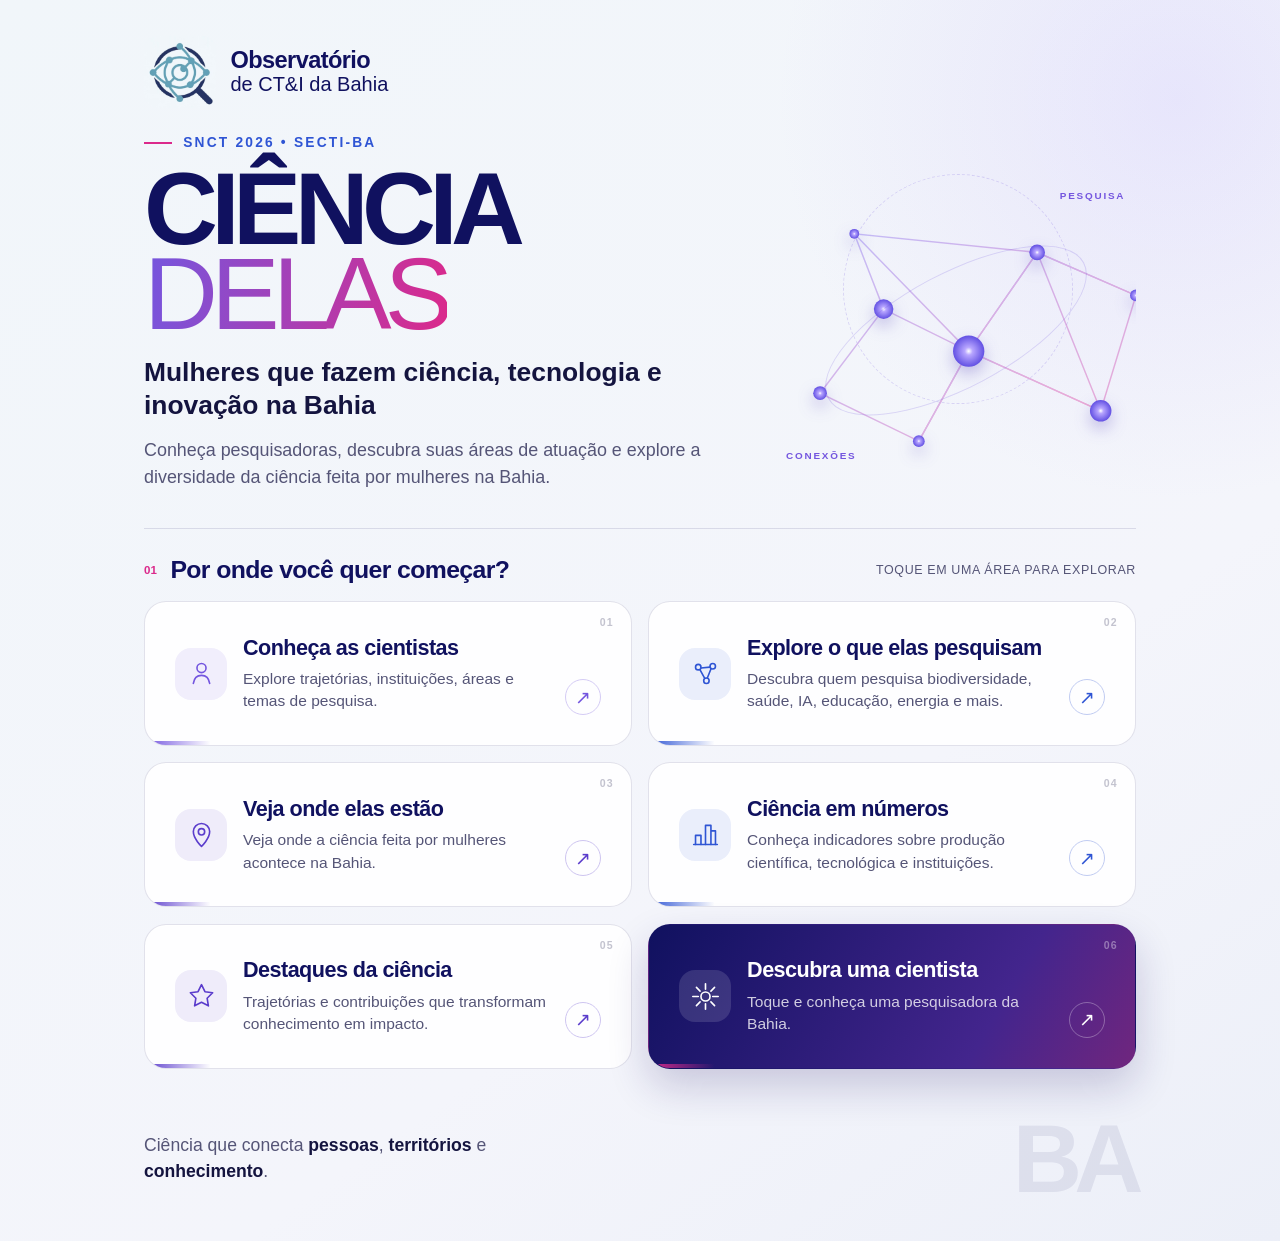
<file: index.html>
<!DOCTYPE html>
<html lang="pt-BR">
  <head>
    <meta charset="UTF-8" />
    <meta name="viewport" content="width=device-width, initial-scale=1.0, viewport-fit=cover" />
    <meta name="theme-color" content="#10115f" />
    <meta
      name="description"
      content="Ciência Delas — mulheres que fazem ciência, tecnologia e inovação na Bahia."
    />
    <title>Ciência Delas • SNCT 2026</title>
    <link rel="stylesheet" href="style.css" />
    <script src="data/pesquisadoras.js" defer></script>
    <script src="script.js" defer></script>
  </head>
  <body>
    <a class="skip-link" href="#menu-principal">Ir para o menu principal</a>

    <main class="experience">
      <div class="institutional-brand" aria-label="Observatório de CT&I da Bahia">
        <img
          class="institutional-brand__logo"
          src="assets/logo observatório sem texto.jpeg"
          alt=""
          width="72"
          height="72"
        />
        <p>
          <strong>Observatório</strong>
          <span>de CT&amp;I da Bahia</span>
        </p>
      </div>

      <header class="hero" aria-labelledby="page-title">
        <div class="hero__copy">
          <div class="eyebrow"><span aria-hidden="true"></span> SNCT 2026 • SECTI-BA</div>
          <h1 id="page-title">CIÊNCIA <em>DELAS</em></h1>
          <p class="hero__subtitle">Mulheres que fazem ciência, tecnologia e inovação na Bahia</p>
          <p class="hero__intro">
            Conheça pesquisadoras, descubra suas áreas de atuação e explore a diversidade da
            ciência feita por mulheres na Bahia.
          </p>
        </div>

        <div class="hero__visual" aria-hidden="true">
          <svg class="network" viewBox="0 0 420 310" role="presentation">
            <defs>
              <linearGradient id="line-gradient" x1="0" y1="0" x2="1" y2="1">
                <stop offset="0" stop-color="#7759ee" />
                <stop offset="1" stop-color="#e22a91" />
              </linearGradient>
              <radialGradient id="orb-gradient">
                <stop offset="0" stop-color="#ffffff" />
                <stop offset="0.25" stop-color="#b8a6ff" />
                <stop offset="1" stop-color="#6250e3" />
              </radialGradient>
            </defs>
            <g class="network__lines" fill="none" stroke="url(#line-gradient)" stroke-width="1.5">
              <path d="M42 218 107 132 194 175 264 74 365 118 329 236 194 175 143 267 42 218Z" />
              <path d="M107 132 77 55 264 74 194 175 329 236" />
              <path d="M77 55 194 175 143 267M365 118 264 74 329 236" />
            </g>
            <g class="network__nodes">
              <circle cx="42" cy="218" r="7" />
              <circle cx="107" cy="132" r="10" />
              <circle cx="77" cy="55" r="5" />
              <circle cx="194" cy="175" r="16" class="network__node--main" />
              <circle cx="264" cy="74" r="8" />
              <circle cx="365" cy="118" r="6" />
              <circle cx="329" cy="236" r="11" />
              <circle cx="143" cy="267" r="6" />
            </g>
          </svg>
          <span class="orbit orbit--one"></span>
          <span class="orbit orbit--two"></span>
          <span class="visual-label visual-label--top">PESQUISA</span>
          <span class="visual-label visual-label--bottom">CONEXÕES</span>
        </div>
      </header>

      <section class="menu" id="menu-principal" aria-labelledby="menu-title">
        <div class="section-heading">
          <div>
            <span class="section-heading__number">01</span>
            <h2 id="menu-title">Por onde você quer começar?</h2>
          </div>
          <p>Toque em uma área para explorar</p>
        </div>

        <div class="card-grid">
          <button class="nav-card" type="button" data-section="cientistas" aria-label="Conheça as cientistas">
            <span class="nav-card__index">01</span>
            <span class="nav-card__icon" aria-hidden="true">
              <svg viewBox="0 0 32 32"><circle cx="16" cy="10" r="5"/><path d="M7 27c.8-6 4-9 9-9s8.2 3 9 9"/></svg>
            </span>
            <span class="nav-card__content">
              <strong>Conheça as cientistas</strong>
              <span>Explore trajetórias, instituições, áreas e temas de pesquisa.</span>
            </span>
            <span class="nav-card__arrow" aria-hidden="true">↗</span>
          </button>

          <button class="nav-card" type="button" data-section="tematicas" aria-label="Explore o que elas pesquisam">
            <span class="nav-card__index">02</span>
            <span class="nav-card__icon" aria-hidden="true">
              <svg viewBox="0 0 32 32"><circle cx="8" cy="9" r="3"/><circle cx="24" cy="8" r="3"/><circle cx="17" cy="24" r="3"/><path d="m11 10 10-1M10 12l5 9m7-10-4 10"/></svg>
            </span>
            <span class="nav-card__content">
              <strong>Explore o que elas pesquisam</strong>
              <span>Descubra quem pesquisa biodiversidade, saúde, IA, educação, energia e mais.</span>
            </span>
            <span class="nav-card__arrow" aria-hidden="true">↗</span>
          </button>

          <button class="nav-card" type="button" data-section="mapa" aria-label="Veja onde elas estão">
            <span class="nav-card__index">03</span>
            <span class="nav-card__icon" aria-hidden="true">
              <svg viewBox="0 0 32 32"><path d="M16 29S7 20.8 7 12.8a9 9 0 1 1 18 0C25 20.8 16 29 16 29Z"/><circle cx="16" cy="13" r="3.5"/></svg>
            </span>
            <span class="nav-card__content">
              <strong>Veja onde elas estão</strong>
              <span>Veja onde a ciência feita por mulheres acontece na Bahia.</span>
            </span>
            <span class="nav-card__arrow" aria-hidden="true">↗</span>
          </button>

          <button class="nav-card" type="button" data-section="numeros" aria-label="Ciência em números">
            <span class="nav-card__index">04</span>
            <span class="nav-card__icon" aria-hidden="true">
              <svg viewBox="0 0 32 32"><path d="M5 27V17h6v10m5 0V6h6v21m5 0V12h-5"/><path d="M3 27h26"/></svg>
            </span>
            <span class="nav-card__content">
              <strong>Ciência em números</strong>
              <span>Conheça indicadores sobre produção científica, tecnológica e instituições.</span>
            </span>
            <span class="nav-card__arrow" aria-hidden="true">↗</span>
          </button>

          <button class="nav-card" type="button" data-section="destaques" aria-label="Destaques da ciência">
            <span class="nav-card__index">05</span>
            <span class="nav-card__icon" aria-hidden="true">
              <svg viewBox="0 0 32 32"><path d="m16 3 3.8 7.7 8.5 1.2-6.1 6 1.4 8.4-7.6-4-7.6 4 1.4-8.4-6.1-6 8.5-1.2L16 3Z"/></svg>
            </span>
            <span class="nav-card__content">
              <strong>Destaques da ciência</strong>
              <span>Trajetórias e contribuições que transformam conhecimento em impacto.</span>
            </span>
            <span class="nav-card__arrow" aria-hidden="true">↗</span>
          </button>

          <button class="nav-card nav-card--featured" type="button" data-section="descubra" aria-label="Descubra uma cientista">
            <span class="nav-card__index">06</span>
            <span class="nav-card__icon" aria-hidden="true">
              <svg viewBox="0 0 32 32"><path d="M16 2v6m0 16v6M2 16h6m16 0h6M6 6l4 4m12 12 4 4M26 6l-4 4M10 22l-4 4"/><circle cx="16" cy="16" r="5"/></svg>
            </span>
            <span class="nav-card__content">
              <strong>Descubra uma cientista</strong>
              <span>Toque e conheça uma pesquisadora da Bahia.</span>
            </span>
            <span class="nav-card__arrow" aria-hidden="true">↗</span>
          </button>
        </div>
      </section>

      <footer class="footer-highlight">
        <p>Ciência que conecta <b>pessoas</b>, <b>territórios</b> e <b>conhecimento</b>.</p>
        <span class="footer-highlight__mark" aria-hidden="true">BA</span>
      </footer>
    </main>

    <div class="attraction" id="attraction" aria-hidden="true" role="dialog" aria-modal="true" aria-labelledby="attraction-title">
      <div class="attraction__constellation" aria-hidden="true"></div>
      <div class="attraction__content">
        <span class="attraction__eyebrow">CIÊNCIA DELAS • BAHIA</span>
        <h2 id="attraction-title">Você conhece as mulheres que fazem ciência na Bahia?</h2>
        <p>Histórias, descobertas e ideias que transformam o nosso futuro.</p>
        <button class="attraction__button" type="button">TOQUE PARA DESCOBRIR <span aria-hidden="true">→</span></button>
      </div>
    </div>

    <div class="touch-feedback" aria-hidden="true"></div>
    <div class="discovery-transition" id="discovery-transition" aria-hidden="true">
      <span aria-hidden="true">✦</span>
      <strong>Encontrando uma cientista...</strong>
    </div>
  </body>
</html>
</file>
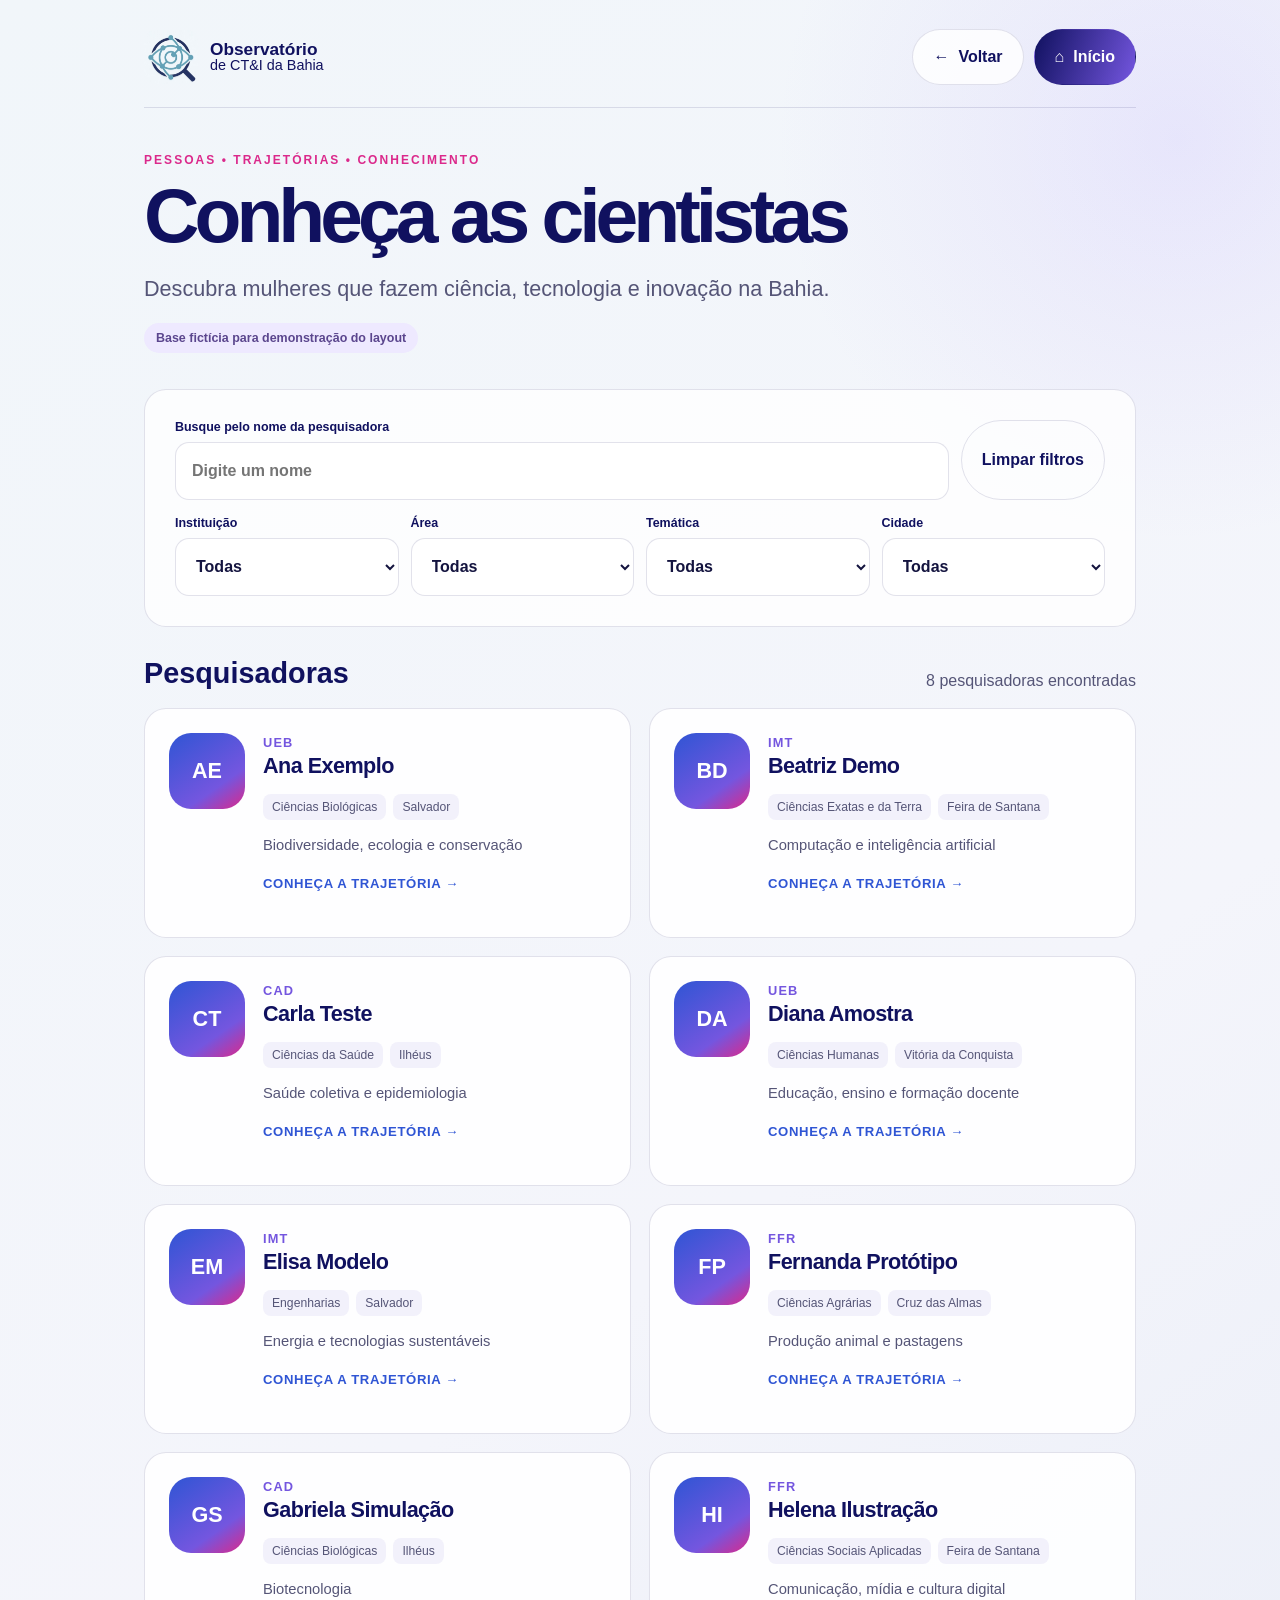
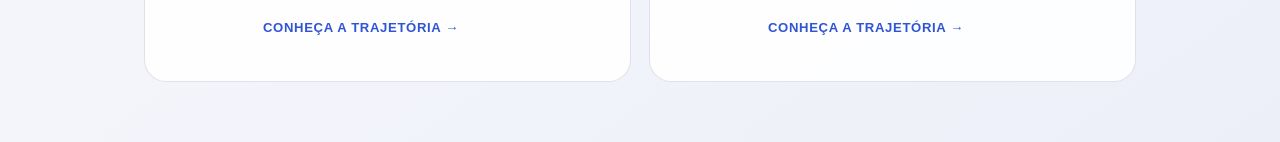
<file: cientistas.html>
<!DOCTYPE html>
<html lang="pt-BR">
  <head>
    <meta charset="UTF-8" />
    <meta name="viewport" content="width=device-width, initial-scale=1.0, viewport-fit=cover" />
    <meta name="theme-color" content="#10115f" />
    <title>Conheça as cientistas • Ciência Delas</title>
    <link rel="stylesheet" href="internal.css" />
    <script src="data/pesquisadoras.js" defer></script>
    <script src="app.js" defer></script>
  </head>
  <body class="internal-page" data-page="cientistas">
    <main class="internal-shell">
      <nav class="internal-topbar" aria-label="Navegação principal">
        <a class="mini-brand" href="index.html" aria-label="Ciência Delas — início">
          <img src="assets/logo observatório sem texto.jpeg" alt="" />
          <span><strong>Observatório</strong> de CT&amp;I da Bahia</span>
        </a>
        <div class="top-actions">
          <button class="touch-button" type="button" data-back><span aria-hidden="true">←</span><span class="button-label">Voltar</span></button>
          <button class="touch-button touch-button--primary" type="button" data-home><span aria-hidden="true">⌂</span><span class="button-label">Início</span></button>
        </div>
      </nav>

      <header class="page-hero">
        <span class="page-kicker">Pessoas • trajetórias • conhecimento</span>
        <h1 id="listing-title">Conheça as cientistas</h1>
        <p id="listing-subtitle">Descubra mulheres que fazem ciência, tecnologia e inovação na Bahia.</p>
        <span class="demo-note">Base fictícia para demonstração do layout</span>
      </header>

      <section class="filter-panel" aria-label="Filtros de pesquisadoras">
        <div class="search-row">
          <div class="field">
            <label for="search">Busque pelo nome da pesquisadora</label>
            <input id="search" type="search" placeholder="Digite um nome" autocomplete="off" />
          </div>
          <button class="touch-button touch-button--text" id="clear-filters" type="button">Limpar filtros</button>
        </div>
        <div class="filter-grid">
          <div class="field"><label for="instituicao">Instituição</label><select id="instituicao"><option value="">Todas</option></select></div>
          <div class="field"><label for="area">Área</label><select id="area"><option value="">Todas</option></select></div>
          <div class="field"><label for="tematica">Temática</label><select id="tematica"><option value="">Todas</option></select></div>
          <div class="field"><label for="cidade">Cidade</label><select id="cidade"><option value="">Todas</option></select></div>
        </div>
      </section>

      <section aria-labelledby="results-title">
        <div class="results-heading"><h2 id="results-title">Pesquisadoras</h2><p id="result-count" aria-live="polite"></p></div>
        <div class="researcher-grid" id="researcher-grid"></div>
      </section>
    </main>
  </body>
</html>
</file>
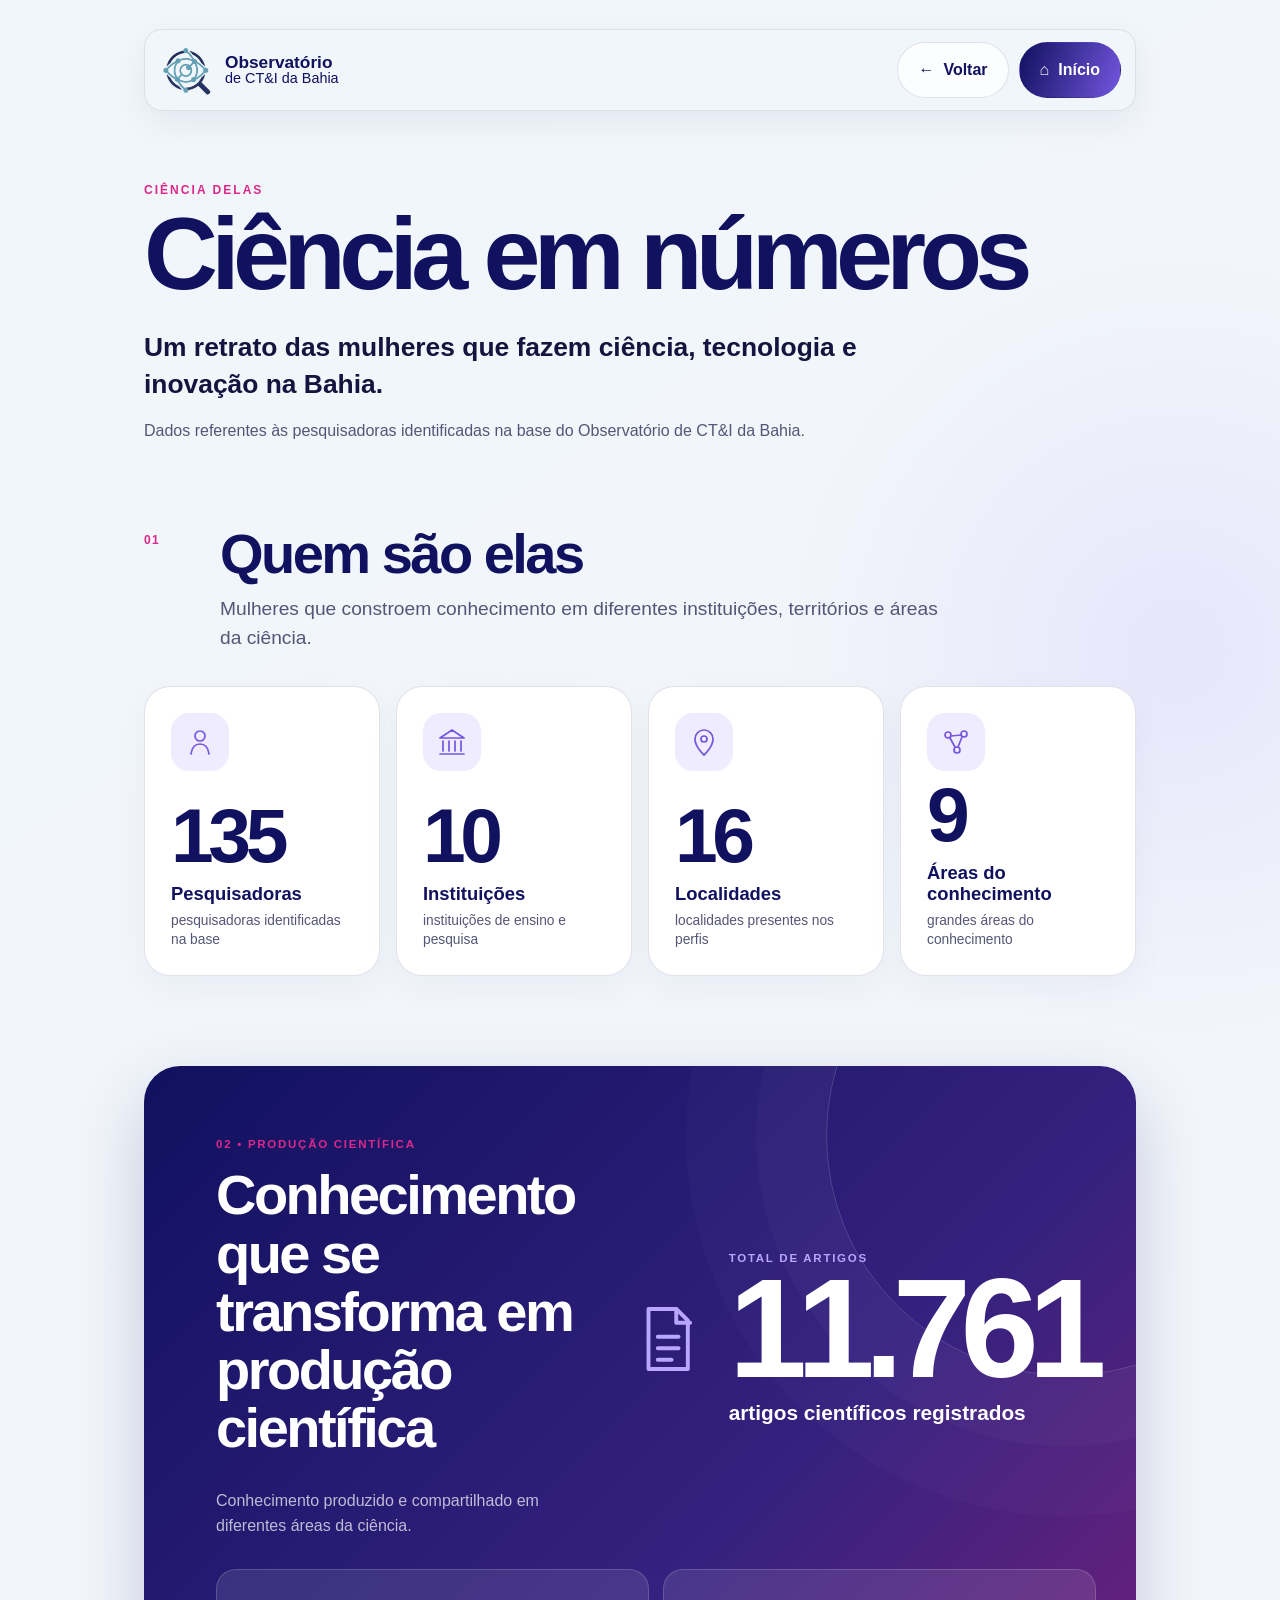
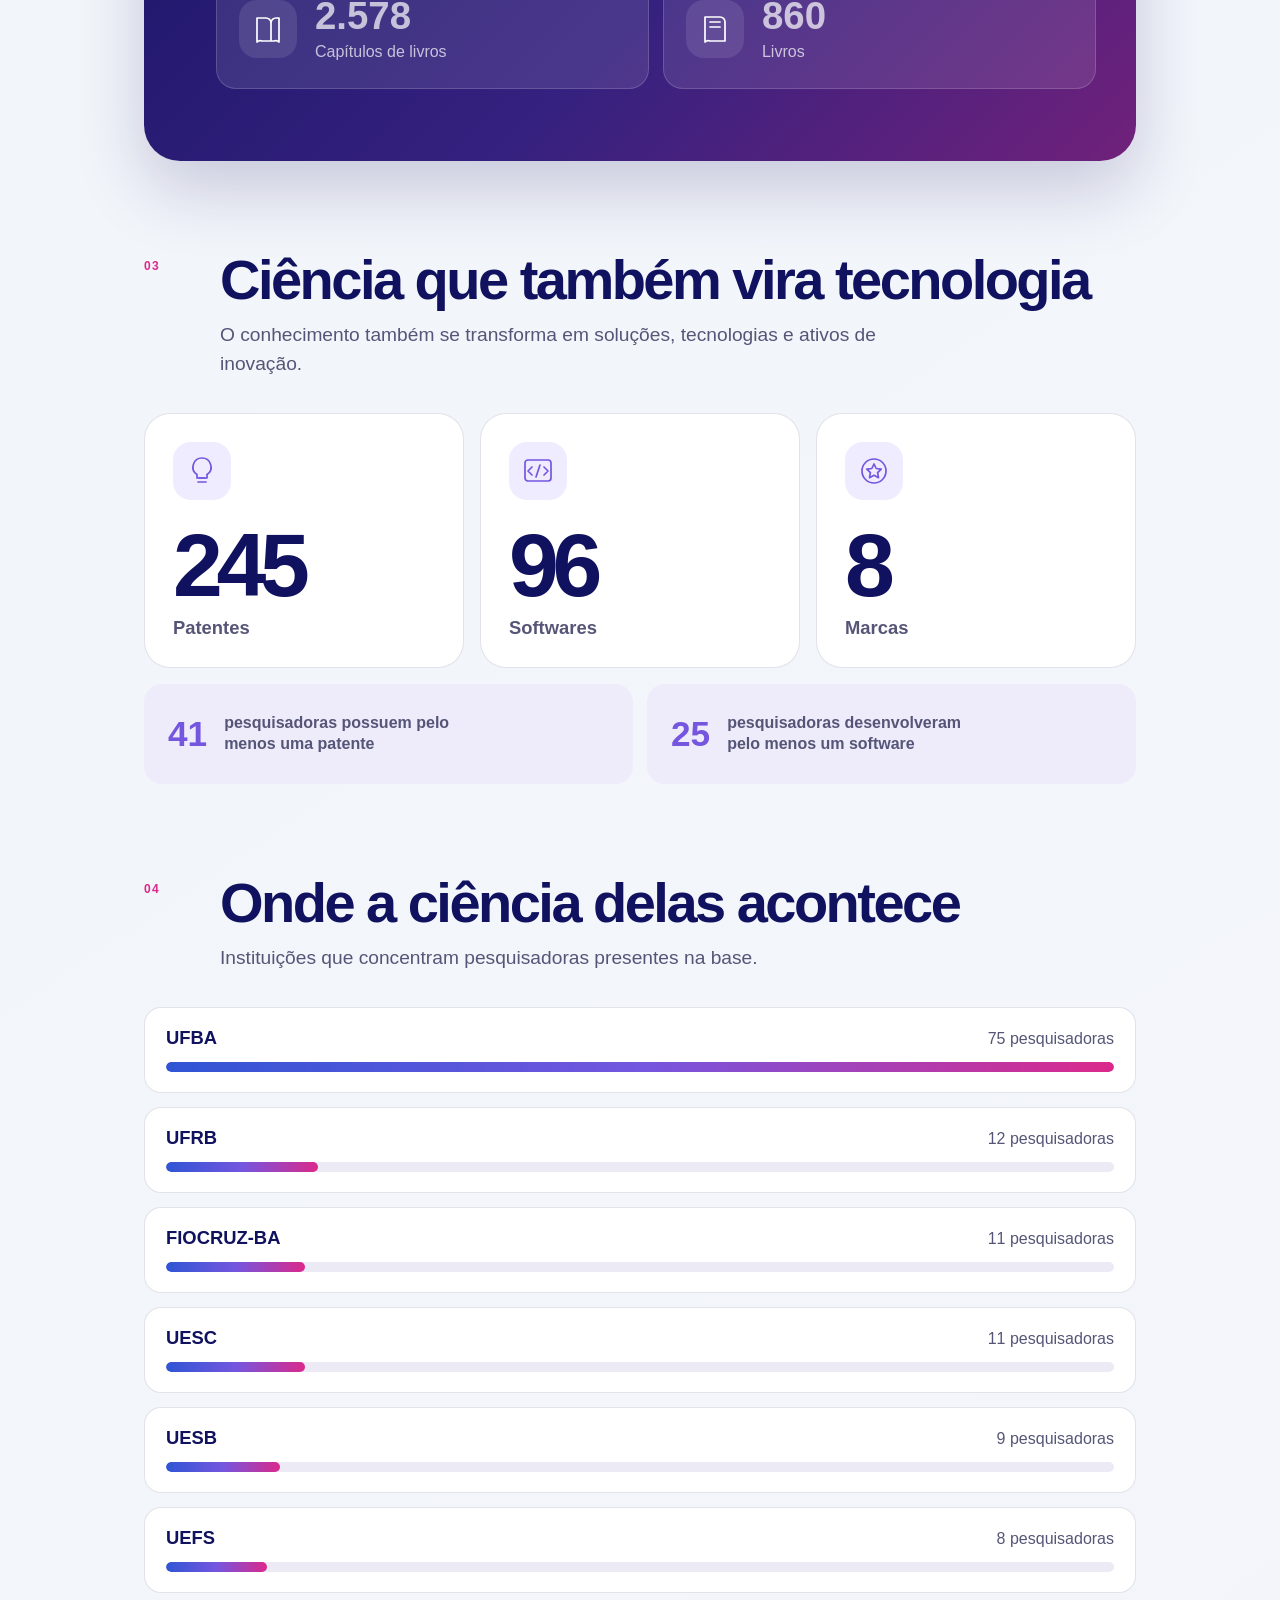
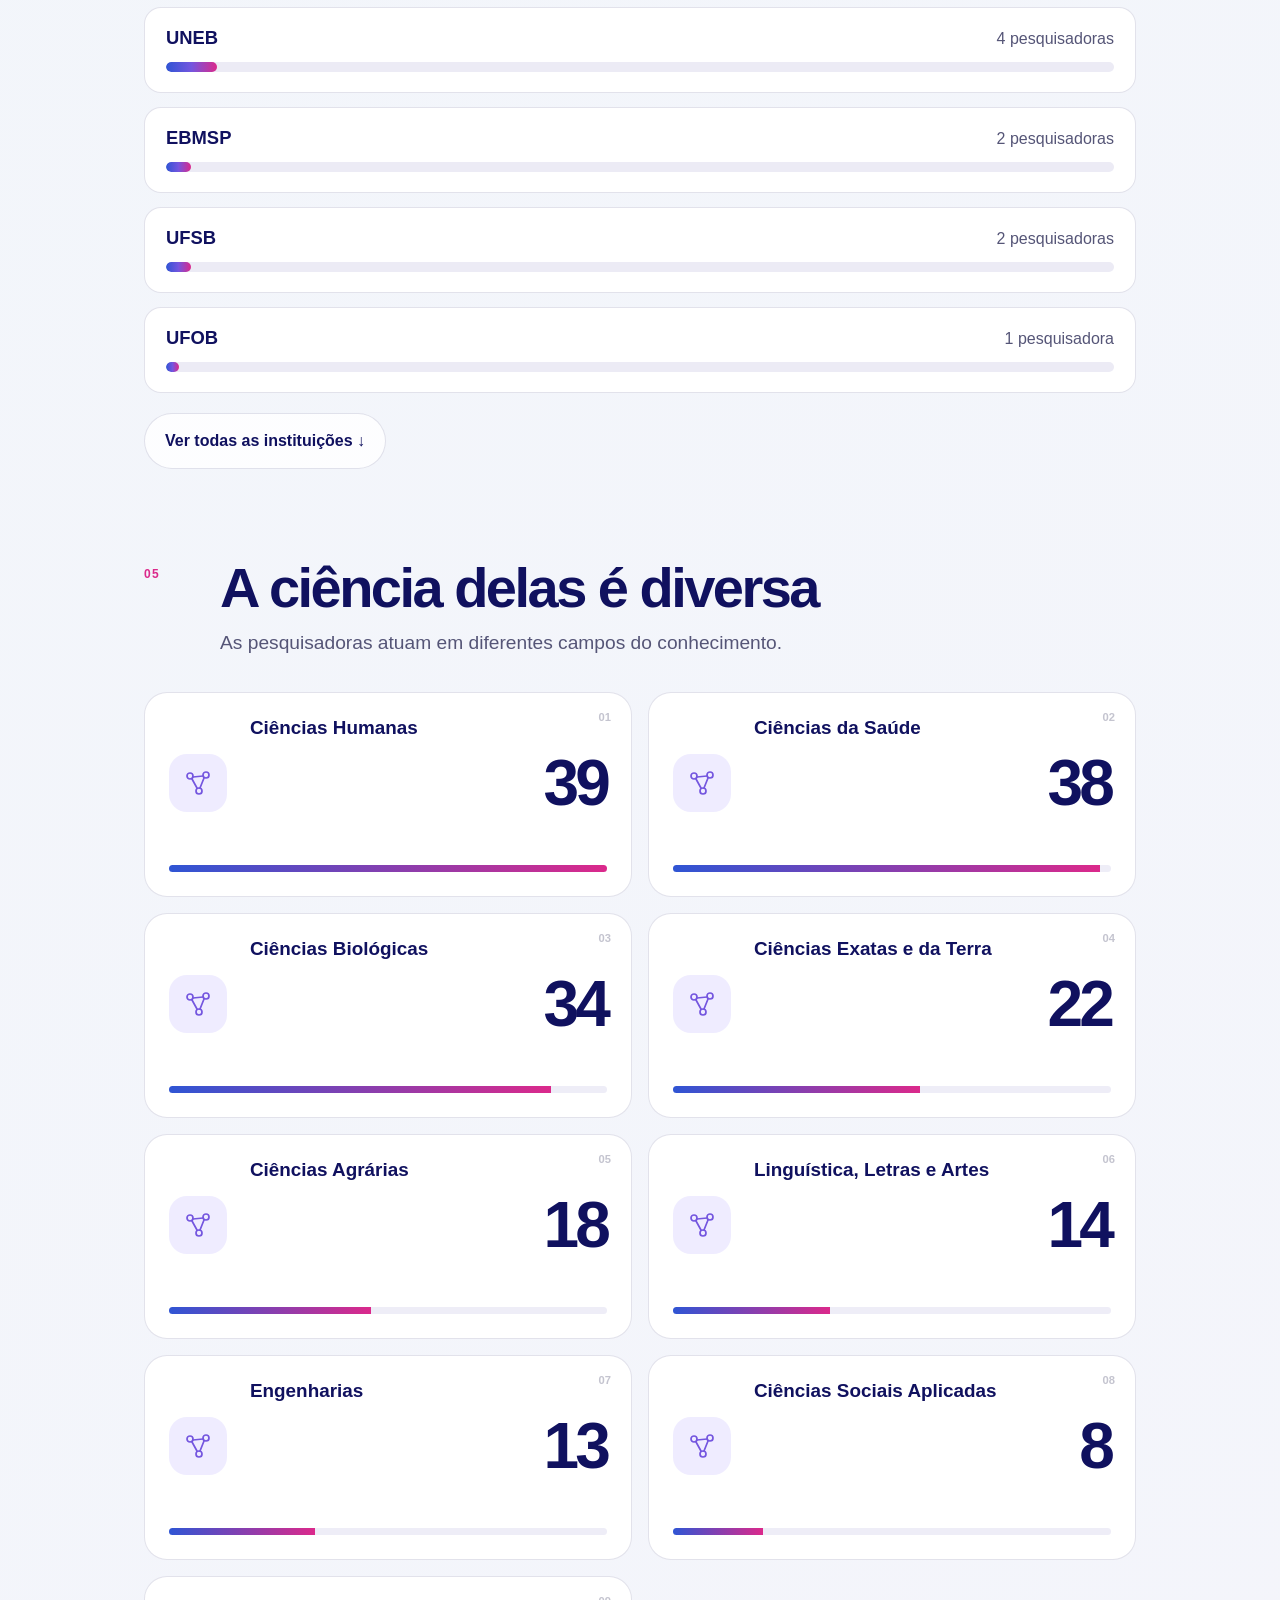
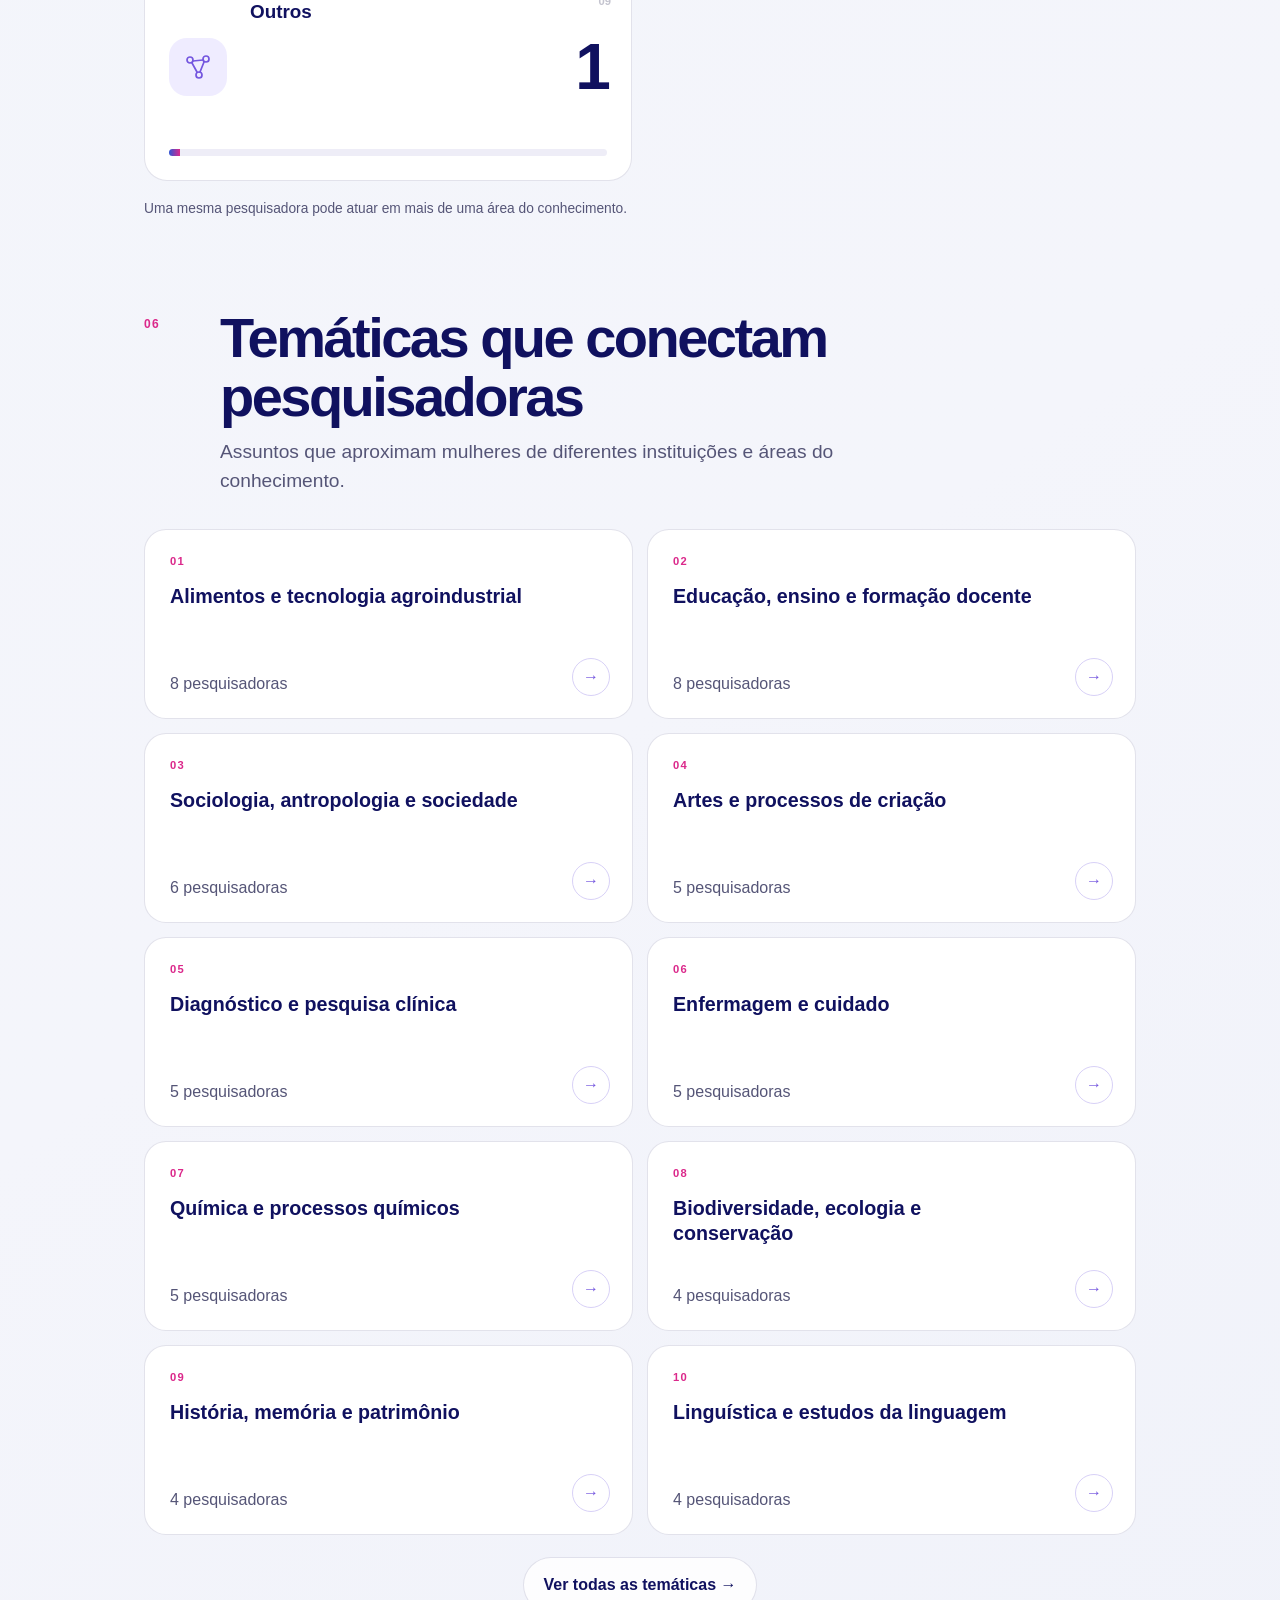
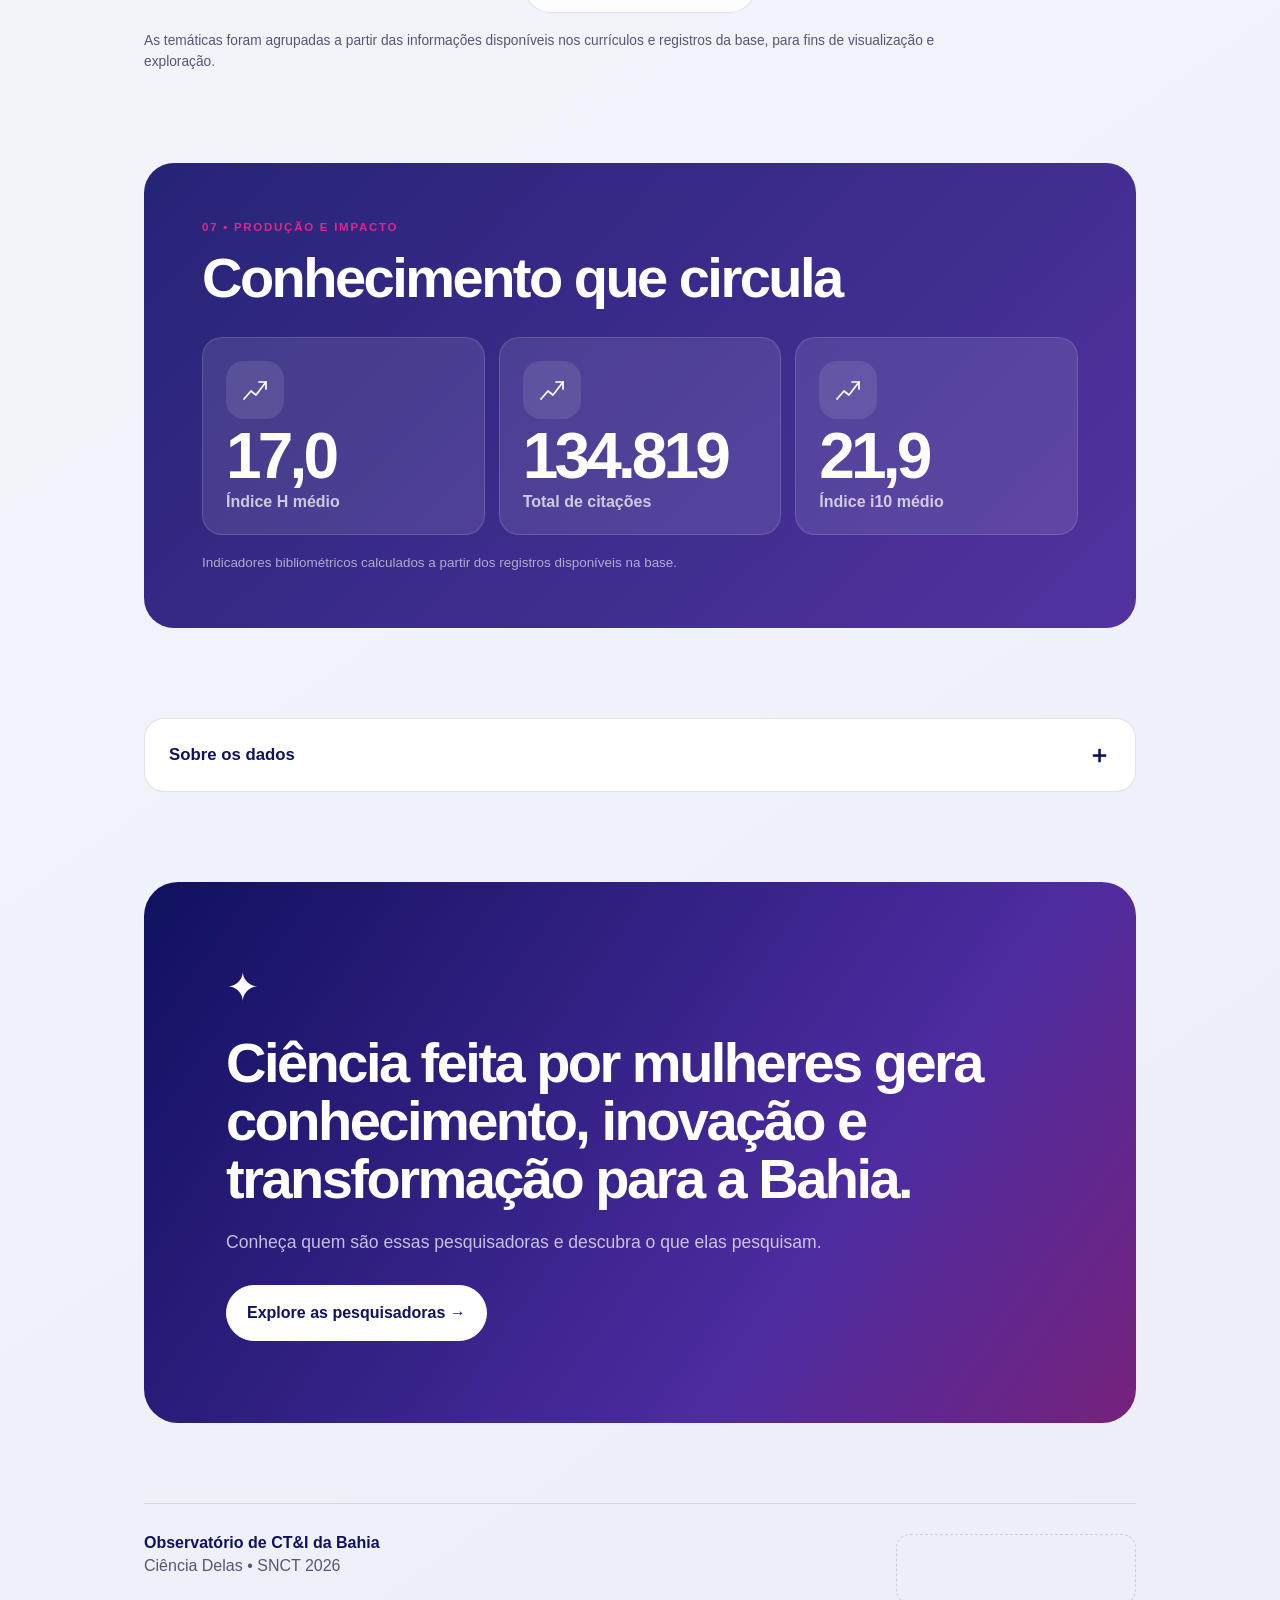
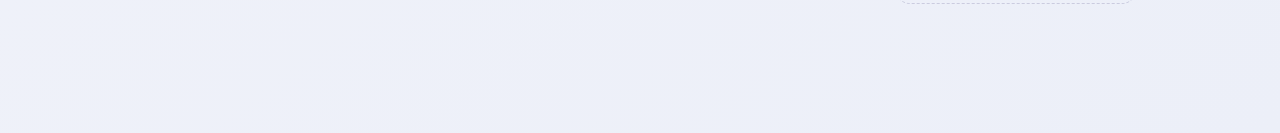
<file: numeros.html>
<!DOCTYPE html>
<html lang="pt-BR">
  <head>
    <meta charset="UTF-8" />
    <meta name="viewport" content="width=device-width, initial-scale=1.0, viewport-fit=cover" />
    <meta name="theme-color" content="#10115f" />
    <meta name="description" content="Um retrato das mulheres que fazem ciência, tecnologia e inovação na Bahia." />
    <title>Ciência em números • Ciência Delas</title>
    <link rel="stylesheet" href="internal.css" />
    <script src="app.js" defer></script>
    <script src="numeros.js" defer></script>
  </head>
  <body class="internal-page numbers-page" data-page="numeros">
    <main class="internal-shell numbers-shell">
      <nav class="internal-topbar" aria-label="Navegação principal">
        <a class="mini-brand" href="index.html" aria-label="Ciência Delas — início">
          <img src="assets/logo observatório sem texto.jpeg" alt="" />
          <span><strong>Observatório</strong> de CT&amp;I da Bahia</span>
        </a>
        <div class="top-actions">
          <button class="touch-button" type="button" data-back>← <span class="button-label">Voltar</span></button>
          <button class="touch-button touch-button--primary" type="button" data-home>⌂ <span class="button-label">Início</span></button>
        </div>
      </nav>

      <header class="numbers-hero reveal-block">
        <span class="page-kicker">CIÊNCIA DELAS</span>
        <h1>Ciência em números</h1>
        <p class="numbers-hero__lead">Um retrato das mulheres que fazem ciência, tecnologia e inovação na Bahia.</p>
        <p class="numbers-hero__context">Dados referentes às pesquisadoras identificadas na base do Observatório de CT&amp;I da Bahia.</p>
        <div class="data-status" id="data-status" role="status" aria-live="polite">
          <span class="data-status__pulse" aria-hidden="true"></span> Preparando o infográfico...
        </div>
      </header>

      <div id="numbers-content" hidden>
        <section class="infographic-section reveal-block" aria-labelledby="who-title">
          <div class="infographic-heading">
            <span>01</span>
            <div><h2 id="who-title">Quem são elas</h2><p>Mulheres que constroem conhecimento em diferentes instituições, territórios e áreas da ciência.</p></div>
          </div>
          <div class="portrait-grid" id="portrait-stats"></div>
        </section>

        <section class="science-production reveal-block" aria-labelledby="science-title">
          <div class="science-production__intro">
            <span class="section-tag">02 • PRODUÇÃO CIENTÍFICA</span>
            <h2 id="science-title">Conhecimento que se transforma em produção científica</h2>
          </div>
          <div class="article-total" id="article-total"></div>
          <p class="science-production__text">Conhecimento produzido e compartilhado em diferentes áreas da ciência.</p>
          <div class="publication-secondary" id="publication-secondary"></div>
        </section>

        <section class="infographic-section reveal-block" aria-labelledby="technology-title">
          <div class="infographic-heading">
            <span>03</span>
            <div><h2 id="technology-title">Ciência que também vira tecnologia</h2><p>O conhecimento também se transforma em soluções, tecnologias e ativos de inovação.</p></div>
          </div>
          <div class="technology-grid" id="technology-stats"></div>
          <div class="technology-notes" id="technology-notes"></div>
        </section>

        <section class="infographic-section reveal-block" aria-labelledby="institutions-title">
          <div class="infographic-heading">
            <span>04</span>
            <div><h2 id="institutions-title">Onde a ciência delas acontece</h2><p>Instituições que concentram pesquisadoras presentes na base.</p></div>
          </div>
          <div class="ranking-list" id="institution-ranking"></div>
          <button class="touch-button ranking-more" id="institutions-more" type="button" aria-controls="institution-ranking" aria-expanded="false" hidden>Ver todas as instituições ↓</button>
        </section>

        <section class="infographic-section reveal-block" aria-labelledby="areas-title">
          <div class="infographic-heading">
            <span>05</span>
            <div><h2 id="areas-title">A ciência delas é diversa</h2><p>As pesquisadoras atuam em diferentes campos do conhecimento.</p></div>
          </div>
          <div class="area-ranking" id="area-ranking"></div>
          <p class="method-note">Uma mesma pesquisadora pode atuar em mais de uma área do conhecimento.</p>
        </section>

        <section class="infographic-section reveal-block" aria-labelledby="themes-title">
          <div class="infographic-heading">
            <span>06</span>
            <div><h2 id="themes-title">Temáticas que conectam pesquisadoras</h2><p>Assuntos que aproximam mulheres de diferentes instituições e áreas do conhecimento.</p></div>
          </div>
          <div class="thematic-ranking" id="thematic-ranking"></div>
          <div class="section-footer-action"><a class="touch-button" href="tematicas.html">Ver todas as temáticas →</a></div>
          <p class="method-note">As temáticas foram agrupadas a partir das informações disponíveis nos currículos e registros da base, para fins de visualização e exploração.</p>
        </section>

        <section class="circulation-block reveal-block" aria-labelledby="circulation-title">
          <div><span class="section-tag">07 • PRODUÇÃO E IMPACTO</span><h2 id="circulation-title">Conhecimento que circula</h2></div>
          <div class="circulation-grid" id="bibliometric-stats"></div>
          <p>Indicadores bibliométricos calculados a partir dos registros disponíveis na base.</p>
        </section>

        <details class="data-methodology reveal-block">
          <summary>Sobre os dados <span aria-hidden="true">＋</span></summary>
          <div>
            <p>Os dados são provenientes da base do Observatório de CT&amp;I da Bahia. Esta página considera as pesquisadoras identificadas na base e os totais refletem apenas os registros disponíveis.</p>
            <p>Uma pesquisadora pode aparecer em mais de uma área. Indicadores bibliométricos podem variar conforme a atualização das fontes. As temáticas são agrupamentos analíticos para visualização e exploração.</p>
          </div>
        </details>

        <section class="numbers-cta reveal-block" aria-labelledby="cta-title">
          <span aria-hidden="true">✦</span>
          <h2 id="cta-title">Ciência feita por mulheres gera conhecimento, inovação e transformação para a Bahia.</h2>
          <p>Conheça quem são essas pesquisadoras e descubra o que elas pesquisam.</p>
          <a class="touch-button numbers-cta__button" href="cientistas.html">Explore as pesquisadoras →</a>
        </section>
      </div>

      <footer class="numbers-footer">
        <div><strong>Observatório de CT&amp;I da Bahia</strong><span>Ciência Delas • SNCT 2026</span></div>
        <div class="numbers-footer__logos" aria-label="Espaço para logos institucionais"></div>
      </footer>
    </main>
  </body>
</html>
</file>
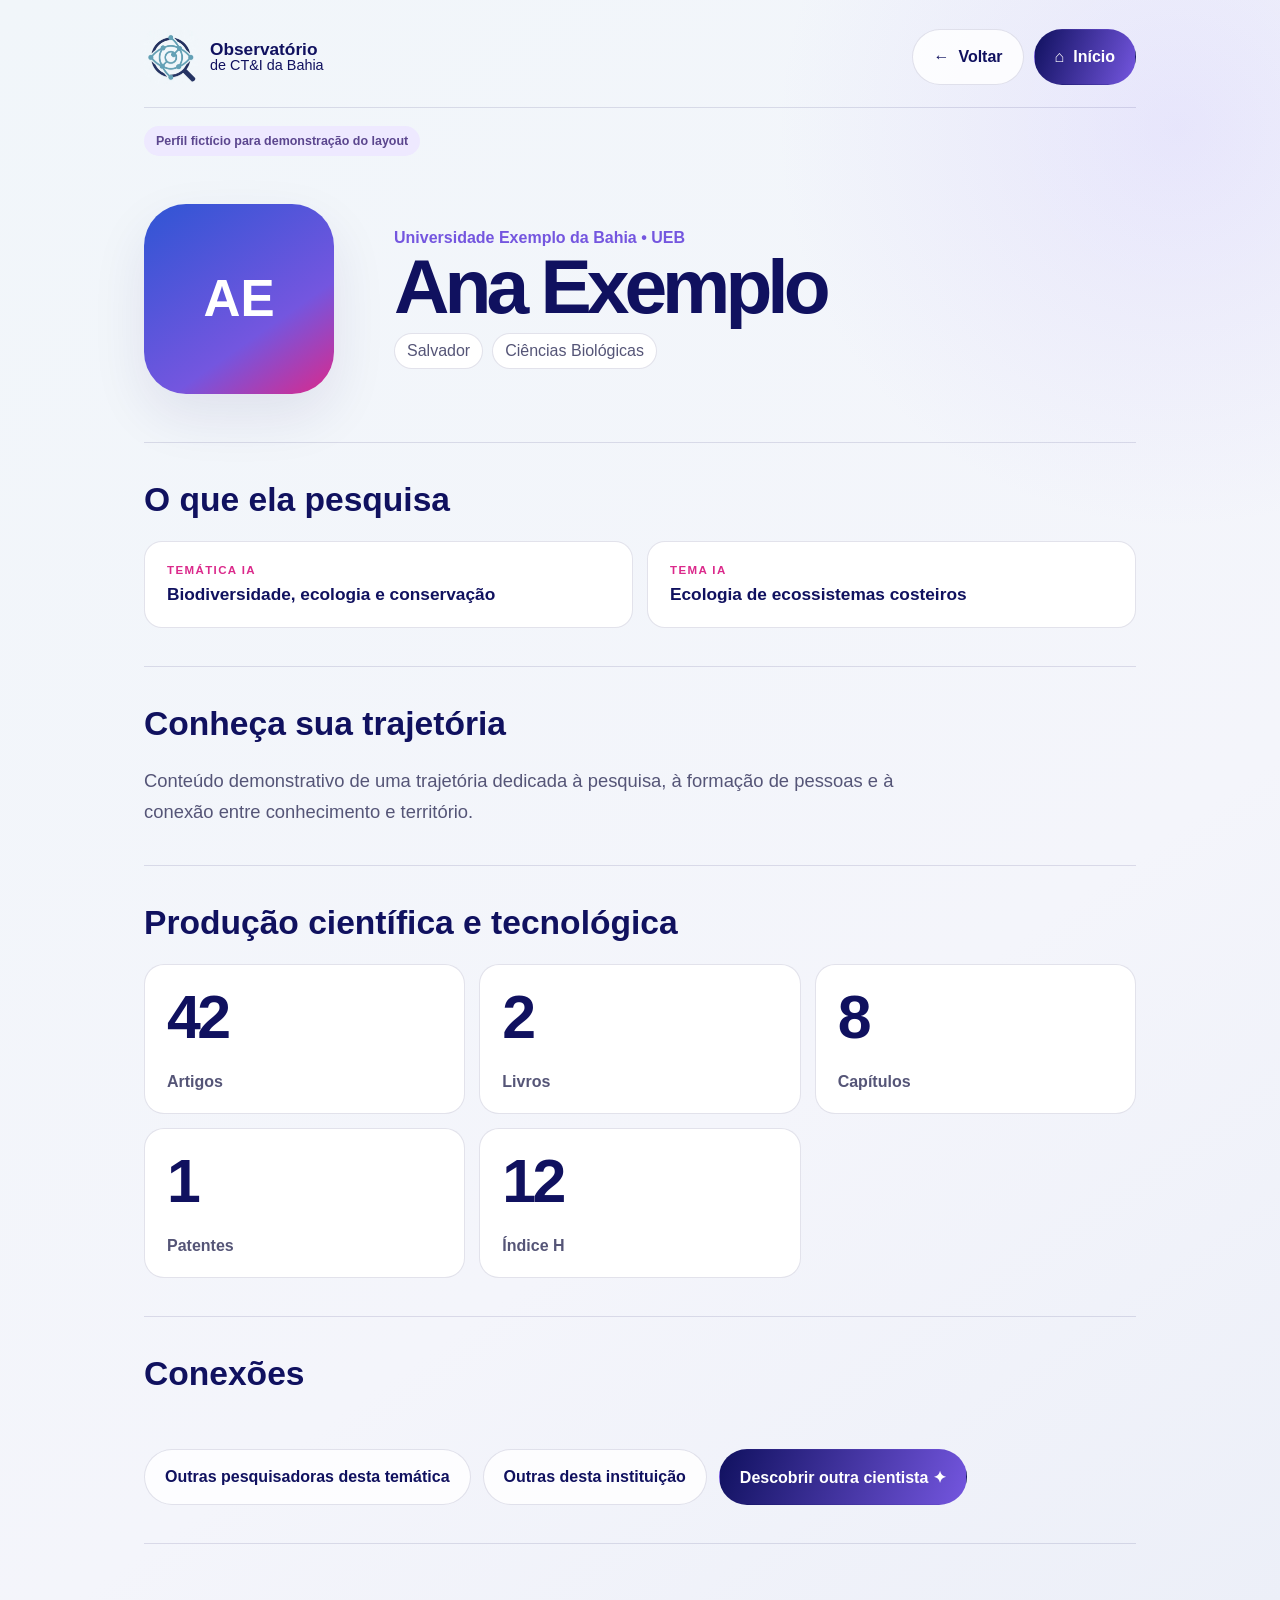
<file: perfil.html>
<!DOCTYPE html>
<html lang="pt-BR">
  <head>
    <meta charset="UTF-8" />
    <meta name="viewport" content="width=device-width, initial-scale=1.0, viewport-fit=cover" />
    <meta name="theme-color" content="#10115f" />
    <title>Perfil • Ciência Delas</title>
    <link rel="stylesheet" href="internal.css" />
    <script src="data/pesquisadoras.js" defer></script><script src="app.js" defer></script>
  </head>
  <body class="internal-page" data-page="perfil">
    <main class="internal-shell">
      <nav class="internal-topbar" aria-label="Navegação principal">
        <a class="mini-brand" href="index.html" aria-label="Ciência Delas — início"><img src="assets/logo observatório sem texto.jpeg" alt="" /><span><strong>Observatório</strong> de CT&amp;I da Bahia</span></a>
        <div class="top-actions"><button class="touch-button" type="button" data-back>← <span class="button-label">Voltar</span></button><button class="touch-button touch-button--primary" type="button" data-home>⌂ <span class="button-label">Início</span></button></div>
      </nav>
      <span class="demo-note">Perfil fictício para demonstração do layout</span>
      <article id="profile-content"></article>
    </main>
    <div class="randomizing" id="randomizing" aria-hidden="true"><div><span aria-hidden="true">✦</span><strong>Encontrando outra cientista...</strong></div></div>
  </body>
</html>
</file>
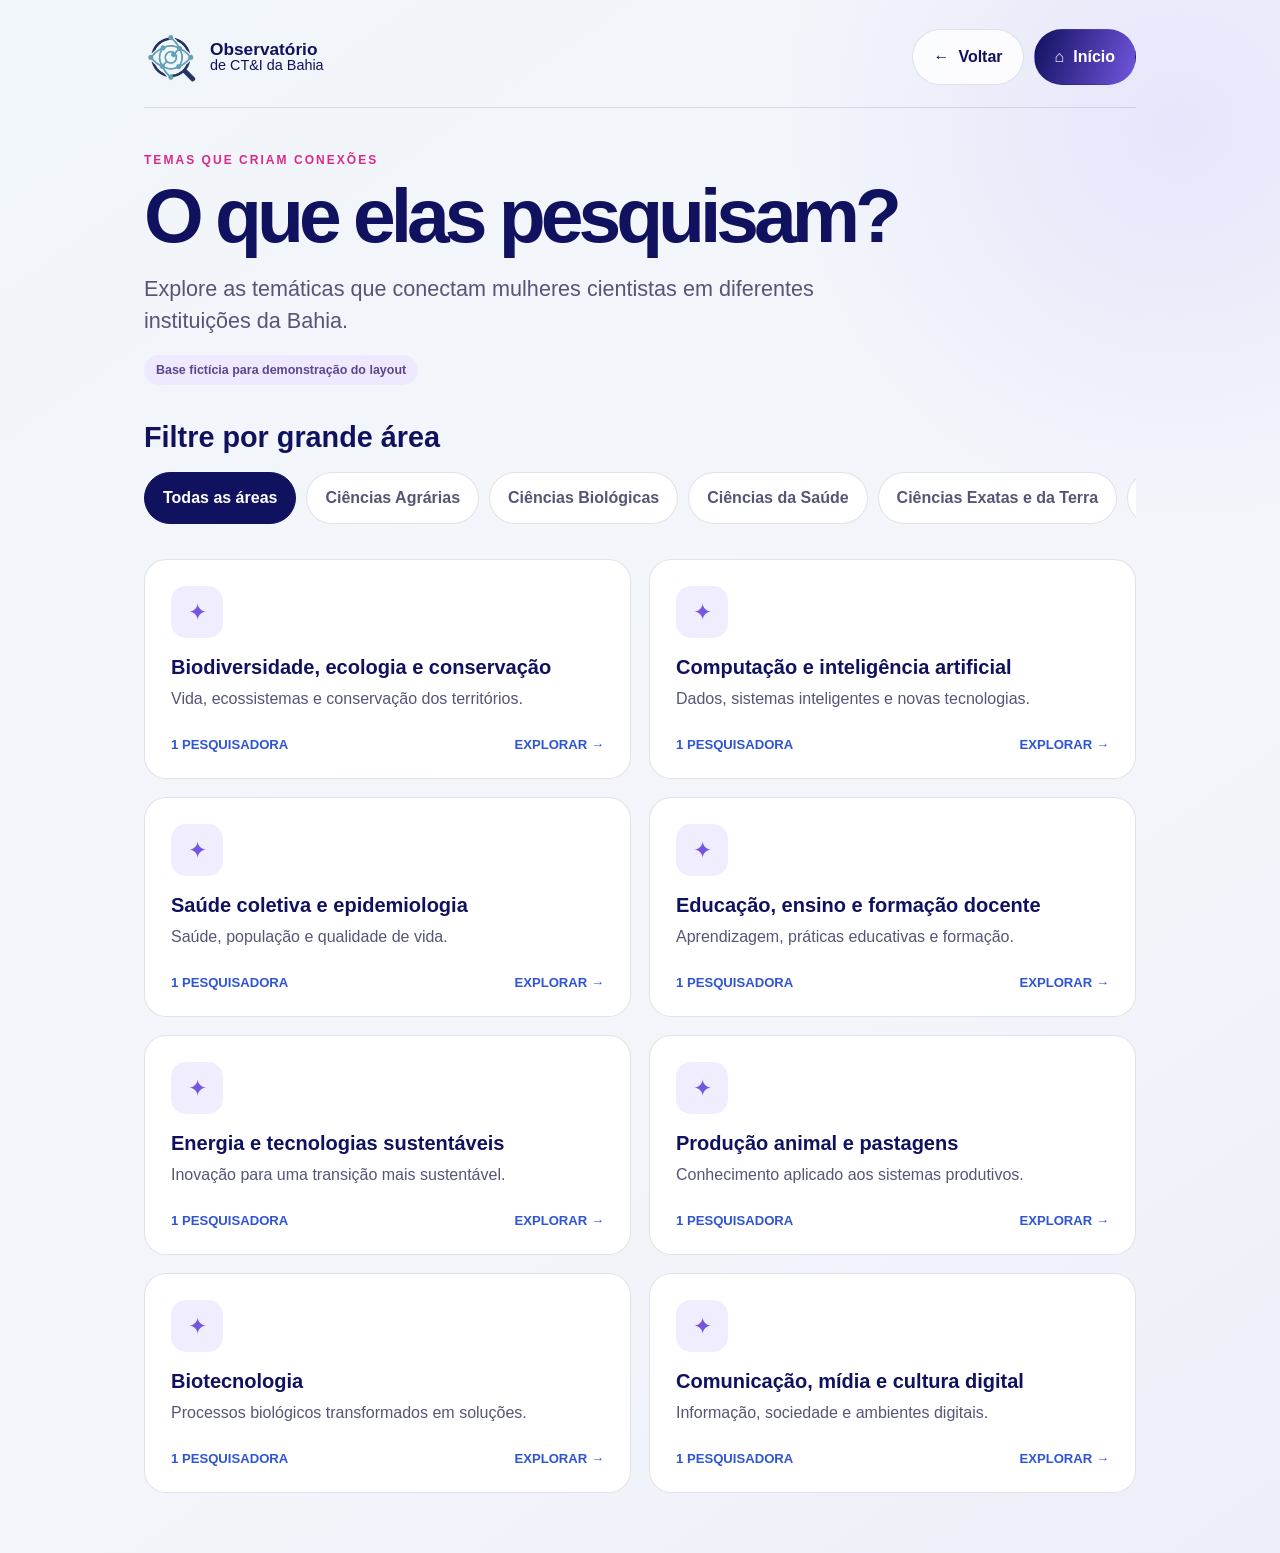
<file: tematicas.html>
<!DOCTYPE html>
<html lang="pt-BR">
  <head>
    <meta charset="UTF-8" />
    <meta name="viewport" content="width=device-width, initial-scale=1.0, viewport-fit=cover" />
    <meta name="theme-color" content="#10115f" />
    <title>O que elas pesquisam? • Ciência Delas</title>
    <link rel="stylesheet" href="internal.css" />
    <script src="data/pesquisadoras.js" defer></script><script src="app.js" defer></script>
  </head>
  <body class="internal-page" data-page="tematicas">
    <main class="internal-shell">
      <nav class="internal-topbar" aria-label="Navegação principal">
        <a class="mini-brand" href="index.html" aria-label="Ciência Delas — início"><img src="assets/logo observatório sem texto.jpeg" alt="" /><span><strong>Observatório</strong> de CT&amp;I da Bahia</span></a>
        <div class="top-actions"><button class="touch-button" type="button" data-back>← <span class="button-label">Voltar</span></button><button class="touch-button touch-button--primary" type="button" data-home>⌂ <span class="button-label">Início</span></button></div>
      </nav>
      <header class="page-hero">
        <span class="page-kicker">Temas que criam conexões</span>
        <h1>O que elas pesquisam?</h1>
        <p>Explore as temáticas que conectam mulheres cientistas em diferentes instituições da Bahia.</p>
        <span class="demo-note">Base fictícia para demonstração do layout</span>
      </header>
      <section aria-labelledby="area-filter-title">
        <div class="results-heading"><h2 id="area-filter-title">Filtre por grande área</h2></div>
        <div class="chip-row" id="area-chips" aria-label="Grandes áreas"></div>
        <div class="theme-grid" id="theme-grid"></div>
      </section>
    </main>
  </body>
</html>
</file>
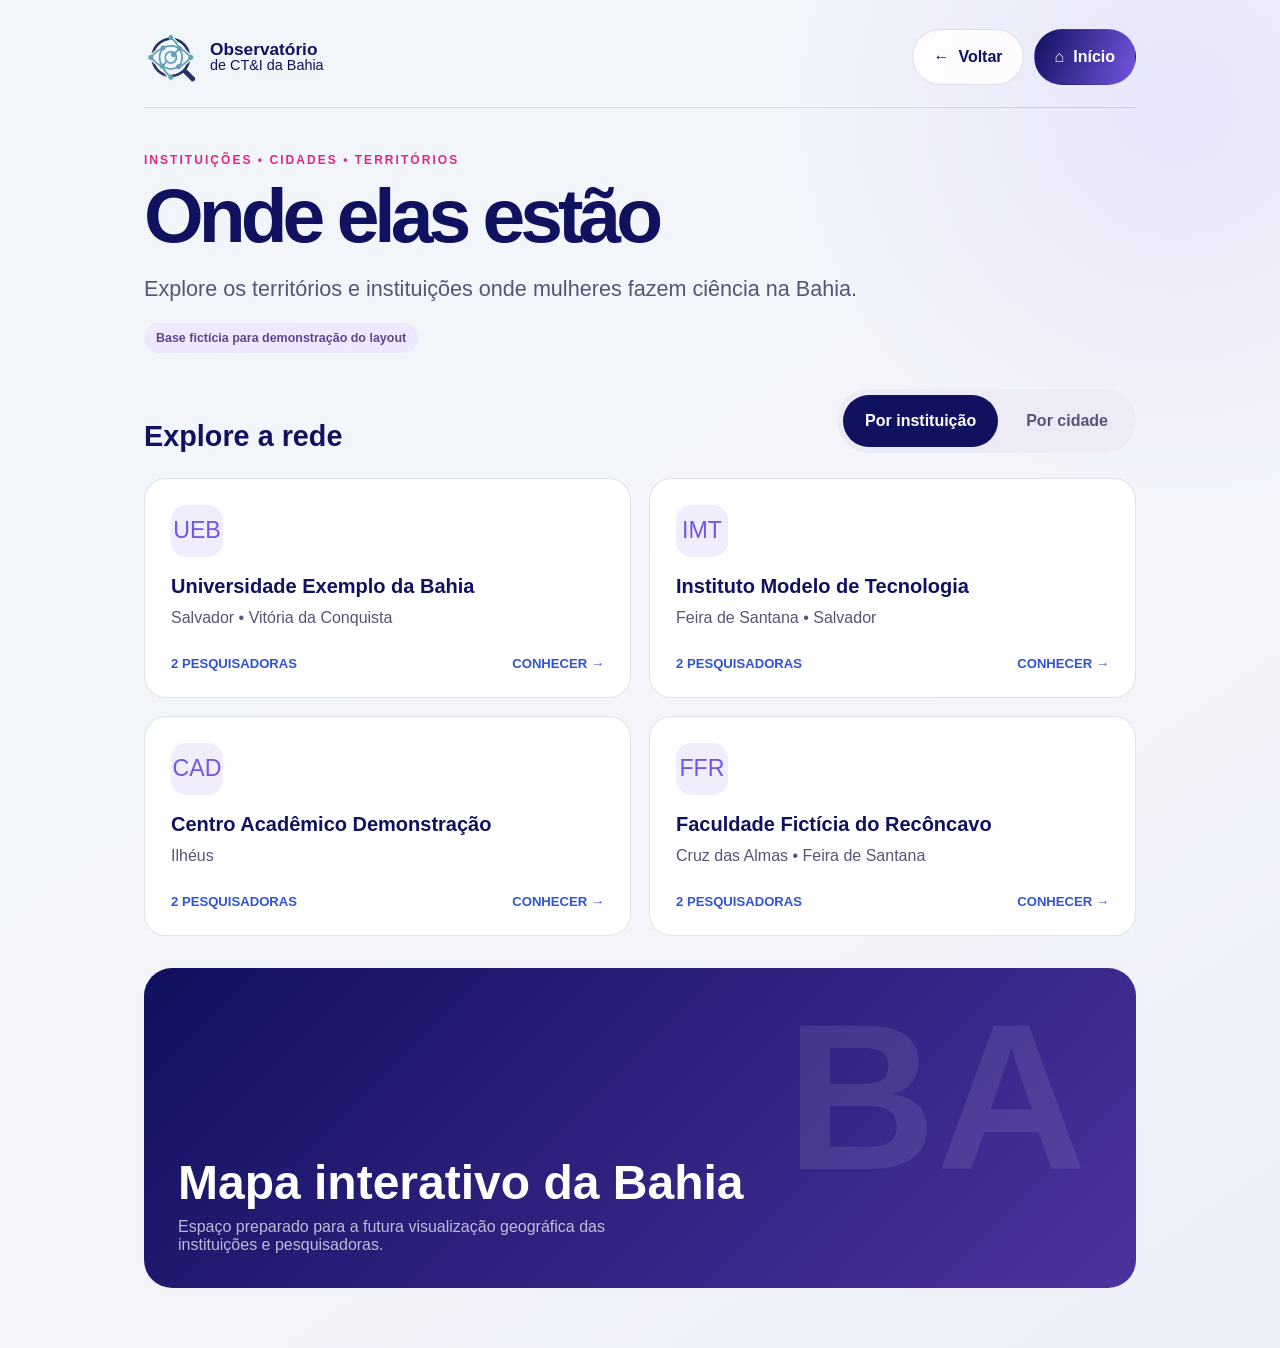
<file: territorio.html>
<!DOCTYPE html>
<html lang="pt-BR">
  <head>
    <meta charset="UTF-8" />
    <meta name="viewport" content="width=device-width, initial-scale=1.0, viewport-fit=cover" />
    <meta name="theme-color" content="#10115f" />
    <title>Onde elas estão • Ciência Delas</title>
    <link rel="stylesheet" href="internal.css" />
    <script src="data/pesquisadoras.js" defer></script><script src="app.js" defer></script>
  </head>
  <body class="internal-page" data-page="territorio">
    <main class="internal-shell">
      <nav class="internal-topbar" aria-label="Navegação principal">
        <a class="mini-brand" href="index.html" aria-label="Ciência Delas — início"><img src="assets/logo observatório sem texto.jpeg" alt="" /><span><strong>Observatório</strong> de CT&amp;I da Bahia</span></a>
        <div class="top-actions"><button class="touch-button" type="button" data-back>← <span class="button-label">Voltar</span></button><button class="touch-button touch-button--primary" type="button" data-home>⌂ <span class="button-label">Início</span></button></div>
      </nav>
      <header class="page-hero">
        <span class="page-kicker">Instituições • cidades • territórios</span>
        <h1>Onde elas estão</h1>
        <p>Explore os territórios e instituições onde mulheres fazem ciência na Bahia.</p>
        <span class="demo-note">Base fictícia para demonstração do layout</span>
      </header>
      <section aria-labelledby="territory-title">
        <div class="results-heading">
          <h2 id="territory-title">Explore a rede</h2>
          <div class="mode-switch" aria-label="Modo de visualização"><button class="is-active" type="button" data-mode="instituicao">Por instituição</button><button type="button" data-mode="cidade">Por cidade</button></div>
        </div>
        <div class="territory-grid" id="territory-grid"></div>
      </section>
      <section class="map-placeholder" aria-labelledby="map-title">
        <h2 id="map-title">Mapa interativo da Bahia</h2>
        <p>Espaço preparado para a futura visualização geográfica das instituições e pesquisadoras.</p>
      </section>
    </main>
  </body>
</html>
</file>
<file: style.css>
:root {
  --ink: #14143f;
  --ink-soft: #555577;
  --blue-deep: #10115f;
  --blue: #2f55d4;
  --violet: #7456df;
  --lilac: #b8a6ff;
  --magenta: #db298b;
  --background: #f1f6fa;
  --paper: #f7f7fc;
  --white: #ffffff;
  --line: rgba(35, 32, 99, 0.13);
  --shadow: 0 22px 55px rgba(32, 27, 101, 0.09);
  --radius: 22px;
  --font: Inter, "Segoe UI", Roboto, Arial, sans-serif;
}

*, *::before, *::after { box-sizing: border-box; }

html { color-scheme: light; scroll-behavior: smooth; }

body {
  margin: 0;
  min-width: 320px;
  min-height: 100vh;
  color: var(--ink);
  background-color: var(--background);
  background:
    radial-gradient(circle at 92% 8%, rgba(184, 166, 255, 0.2), transparent 25rem),
    linear-gradient(145deg, var(--background) 0%, #f4f5fb 66%, #eceff8 100%);
  font-family: var(--font);
  -webkit-font-smoothing: antialiased;
  -webkit-tap-highlight-color: transparent;
}

button { font: inherit; }

.skip-link {
  position: fixed;
  z-index: 100;
  top: 1rem;
  left: 1rem;
  padding: 0.8rem 1rem;
  color: white;
  background: var(--blue-deep);
  border-radius: 0.5rem;
  transform: translateY(-180%);
}

.skip-link:focus { transform: translateY(0); }

.experience {
  width: min(100%, 1120px);
  min-height: 100svh;
  margin: 0 auto;
  padding: clamp(28px, 4vh, 64px) clamp(24px, 5vw, 72px) clamp(24px, 3vh, 48px);
  display: flex;
  flex-direction: column;
  gap: clamp(22px, 3vh, 40px);
  opacity: 0;
  transform: translateY(12px);
}

body.is-ready .experience {
  opacity: 1;
  transform: none;
  transition: opacity 0.7s ease, transform 0.7s ease;
}

.institutional-brand {
  display: flex;
  align-items: center;
  gap: 0.9rem;
  width: max-content;
}

.institutional-brand__logo {
  width: clamp(58px, 6.5vw, 72px);
  height: clamp(58px, 6.5vw, 72px);
  display: block;
  object-fit: cover;
  border-radius: 14px;
}

.institutional-brand p {
  margin: 0;
  display: flex;
  flex-direction: column;
  color: var(--blue-deep);
  font-size: clamp(1rem, 1.8vw, 1.25rem);
  line-height: 1.08;
}

.institutional-brand strong { font-size: 1.18em; font-weight: 800; letter-spacing: -0.025em; }
.institutional-brand span { font-weight: 540; }

.hero {
  position: relative;
  display: grid;
  grid-template-columns: minmax(0, 1.28fr) minmax(280px, 0.72fr);
  align-items: center;
  min-height: clamp(290px, 31vh, 390px);
  overflow: hidden;
  border-bottom: 1px solid var(--line);
}

.hero__copy { position: relative; z-index: 2; padding-bottom: clamp(24px, 4vh, 46px); }

.eyebrow {
  display: flex;
  align-items: center;
  gap: 0.7rem;
  margin-bottom: 1rem;
  color: var(--blue);
  font-size: clamp(0.72rem, 1.3vw, 0.86rem);
  font-weight: 750;
  letter-spacing: 0.16em;
}

.eyebrow span { width: 28px; height: 2px; background: var(--magenta); }

h1 {
  max-width: 690px;
  margin: 0;
  color: var(--blue-deep);
  font-size: clamp(3.4rem, 8vw, 6.5rem);
  font-weight: 800;
  letter-spacing: -0.065em;
  line-height: 0.83;
}

h1 em {
  display: block;
  width: max-content;
  color: transparent;
  background: linear-gradient(100deg, var(--violet), var(--magenta));
  background-clip: text;
  -webkit-background-clip: text;
  font-style: normal;
  font-weight: 360;
}

.hero__subtitle {
  max-width: 660px;
  margin: clamp(18px, 2.2vh, 28px) 0 0;
  color: var(--ink);
  font-size: clamp(1.15rem, 2.4vw, 1.65rem);
  font-weight: 650;
  line-height: 1.26;
}

.hero__intro {
  max-width: 650px;
  margin: 0.9rem 0 0;
  color: var(--ink-soft);
  font-size: clamp(0.95rem, 1.6vw, 1.12rem);
  line-height: 1.55;
}

.hero__visual {
  position: relative;
  align-self: stretch;
  min-height: 280px;
}

.network { position: absolute; inset: 0; width: 115%; height: 100%; overflow: visible; }
.network__lines { opacity: 0.36; }
.network__nodes circle { fill: url(#orb-gradient); filter: drop-shadow(0 7px 8px rgba(70, 49, 181, 0.3)); }
.network__node--main { animation: pulse-node 3.5s ease-in-out infinite; }

.orbit {
  position: absolute;
  border: 1px solid rgba(110, 81, 221, 0.2);
  border-radius: 50%;
  transform: rotate(-28deg);
}

.orbit--one { width: 290px; height: 115px; top: 35%; left: 9%; }
.orbit--two { width: 230px; height: 230px; top: 10%; left: 18%; border-style: dashed; }

.visual-label {
  position: absolute;
  color: var(--violet);
  font-size: 0.62rem;
  font-weight: 800;
  letter-spacing: 0.18em;
}

.visual-label--top { top: 14%; right: 3%; }
.visual-label--bottom { bottom: 17%; left: 2%; }

.section-heading, .section-heading > div { display: flex; align-items: center; }
.section-heading { justify-content: space-between; gap: 1rem; margin-bottom: 17px; }
.section-heading > div { gap: 0.85rem; }
.section-heading__number { color: var(--magenta); font-size: 0.72rem; font-weight: 800; }

.section-heading h2 {
  margin: 0;
  color: var(--blue-deep);
  font-size: clamp(1.15rem, 2.1vw, 1.55rem);
  letter-spacing: -0.025em;
}

.section-heading p {
  margin: 0;
  color: var(--ink-soft);
  font-size: 0.78rem;
  letter-spacing: 0.05em;
  text-transform: uppercase;
}

.card-grid {
  display: grid;
  grid-template-columns: repeat(2, minmax(0, 1fr));
  gap: clamp(12px, 1.8vh, 19px);
}

.nav-card {
  --card-accent: var(--violet);
  position: relative;
  min-height: clamp(145px, 16vh, 188px);
  padding: clamp(20px, 2.5vw, 30px);
  display: grid;
  grid-template-columns: 52px 1fr 36px;
  align-items: center;
  gap: 1rem;
  overflow: hidden;
  color: var(--ink);
  text-align: left;
  background: rgba(255, 255, 255, 0.88);
  border: 1px solid var(--line);
  border-radius: var(--radius);
  box-shadow: 0 1px 0 white inset;
  cursor: pointer;
  touch-action: manipulation;
  transition: transform 0.25s ease, box-shadow 0.25s ease, border-color 0.25s ease;
}

.nav-card:nth-child(2), .nav-card:nth-child(4) { --card-accent: var(--blue); }
.nav-card:nth-child(3), .nav-card:nth-child(5) { --card-accent: #5b3dcc; }

.nav-card::before {
  content: "";
  position: absolute;
  inset: auto 0 0;
  height: 4px;
  background: linear-gradient(90deg, var(--card-accent), transparent 75%);
  transform: scaleX(0.18);
  transform-origin: left;
  transition: transform 0.35s ease;
}

.nav-card__index {
  position: absolute;
  top: 14px;
  right: 17px;
  color: rgba(20, 20, 63, 0.25);
  font-size: 0.66rem;
  font-weight: 800;
  letter-spacing: 0.12em;
}

.nav-card__icon {
  width: 52px;
  height: 52px;
  display: grid;
  place-items: center;
  color: var(--card-accent);
  background: color-mix(in srgb, var(--card-accent) 10%, white);
  border-radius: 16px;
}

.nav-card__icon svg { width: 29px; fill: none; stroke: currentColor; stroke-width: 1.8; stroke-linecap: round; stroke-linejoin: round; }
.nav-card__content { display: flex; flex-direction: column; gap: 0.45rem; }
.nav-card__content strong { color: var(--blue-deep); font-size: clamp(1.08rem, 2vw, 1.35rem); letter-spacing: -0.025em; }
.nav-card__content > span { max-width: 33rem; color: var(--ink-soft); font-size: clamp(0.82rem, 1.35vw, 0.97rem); line-height: 1.42; }

.nav-card__arrow {
  width: 36px;
  height: 36px;
  display: grid;
  place-items: center;
  align-self: end;
  color: var(--card-accent);
  border: 1px solid color-mix(in srgb, var(--card-accent) 30%, white);
  border-radius: 50%;
  font-size: 1.2rem;
  transition: color 0.25s ease, background 0.25s ease, transform 0.25s ease;
}

.nav-card--featured {
  --card-accent: #d52b8b;
  color: white;
  background: linear-gradient(120deg, var(--blue-deep), #43258d 70%, #70267e);
  border-color: transparent;
  box-shadow: 0 18px 40px rgba(34, 24, 104, 0.2);
}

.nav-card--featured .nav-card__content strong, .nav-card--featured .nav-card__content > span { color: white; }
.nav-card--featured .nav-card__content > span { opacity: 0.78; }
.nav-card--featured .nav-card__index { color: rgba(255, 255, 255, 0.38); }
.nav-card--featured .nav-card__icon { color: white; background: rgba(255, 255, 255, 0.13); }
.nav-card--featured .nav-card__arrow { color: white; border-color: rgba(255, 255, 255, 0.3); }

.nav-card:hover, .nav-card:focus-visible, .nav-card.is-pressed {
  border-color: color-mix(in srgb, var(--card-accent) 40%, white);
  box-shadow: var(--shadow);
  transform: translateY(-4px);
}

.nav-card:hover::before, .nav-card:focus-visible::before, .nav-card.is-pressed::before { transform: scaleX(1); }
.nav-card:hover .nav-card__arrow, .nav-card:focus-visible .nav-card__arrow { color: white; background: var(--card-accent); transform: rotate(45deg); }

button:focus-visible, a:focus-visible { outline: 3px solid #ef3f9d; outline-offset: 4px; }

.footer-highlight {
  min-height: 102px;
  display: grid;
  grid-template-columns: 1fr auto;
  align-items: center;
  gap: clamp(22px, 4vw, 50px);
  padding: 8px 0 0;
}

.footer-highlight p { max-width: 390px; margin: 0; color: var(--ink-soft); font-size: clamp(0.92rem, 1.8vw, 1.1rem); line-height: 1.45; }
.footer-highlight b { color: var(--ink); }
.footer-highlight__mark { color: rgba(16, 17, 95, 0.08); font-size: clamp(3.4rem, 8vw, 6rem); font-weight: 900; letter-spacing: -0.08em; }

.attraction {
  position: fixed;
  z-index: 50;
  inset: 0;
  padding: 8vw;
  display: grid;
  place-items: center;
  overflow: hidden;
  color: white;
  background: linear-gradient(130deg, #090a49, #372081, #7b217b, #1b3b9c);
  background-size: 300% 300%;
  visibility: hidden;
  opacity: 0;
  transition: opacity 0.65s ease, visibility 0.65s;
  animation: gradient-drift 14s ease infinite;
}

.attraction.is-visible { visibility: visible; opacity: 1; }
.attraction__constellation { position: absolute; inset: -30%; opacity: 0.22; background-image: radial-gradient(circle, white 0 1.5px, transparent 2px); background-size: 78px 78px; transform: rotate(18deg); }

.attraction__content { position: relative; z-index: 1; width: min(820px, 100%); text-align: center; }
.attraction__eyebrow { display: block; margin-bottom: 2rem; font-size: clamp(0.75rem, 1.5vw, 0.95rem); font-weight: 800; letter-spacing: 0.25em; }
.attraction h2 { margin: 0; font-size: clamp(3rem, 8vw, 6.5rem); line-height: 0.98; letter-spacing: -0.055em; }
.attraction p { margin: 1.5rem auto 2.4rem; color: rgba(255,255,255,.76); font-size: clamp(1rem, 2.2vw, 1.35rem); }
.attraction__button { min-height: 76px; padding: 0 2rem; color: var(--blue-deep); background: white; border: 0; border-radius: 999px; box-shadow: 0 18px 45px rgba(0,0,0,.2); font-weight: 850; letter-spacing: .08em; cursor: pointer; }
.attraction__button span { display: inline-block; margin-left: 1rem; font-size: 1.4rem; transition: transform .2s ease; }
.attraction__button:hover span, .attraction__button:focus-visible span { transform: translateX(6px); }

.touch-feedback { position: fixed; z-index: 70; width: 18px; height: 18px; pointer-events: none; border: 2px solid var(--magenta); border-radius: 50%; opacity: 0; transform: translate(-50%, -50%) scale(.5); }
.touch-feedback.is-active { animation: touch-ring .48s ease-out; }

.discovery-transition {
  position: fixed;
  z-index: 80;
  inset: 0;
  display: grid;
  place-content: center;
  gap: 1rem;
  color: white;
  text-align: center;
  background: rgba(16, 17, 95, 0.97);
  opacity: 0;
  visibility: hidden;
  transition: opacity .25s ease, visibility .25s;
}

.discovery-transition.is-visible { opacity: 1; visibility: visible; }
.discovery-transition span { font-size: 5rem; animation: discovery-pulse .55s ease infinite alternate; }
.discovery-transition strong { font-size: clamp(1.15rem, 2.5vw, 1.55rem); }

@keyframes pulse-node { 50% { r: 20px; opacity: .75; } }
@keyframes gradient-drift { 0%,100% { background-position: 0 50%; } 50% { background-position: 100% 50%; } }
@keyframes touch-ring { 0% { opacity: .8; transform: translate(-50%,-50%) scale(.5); } 100% { opacity: 0; transform: translate(-50%,-50%) scale(3.6); } }
@keyframes discovery-pulse { to { transform: scale(1.2) rotate(12deg); } }

@media (min-width: 740px) and (min-height: 1200px) {
  .experience { justify-content: space-between; }
  .hero { min-height: 360px; }
  .nav-card { min-height: 190px; }
}

@media (max-width: 739px) {
  .experience { padding-inline: 18px; }
  .hero { grid-template-columns: 1fr; }
  .hero__visual { position: absolute; inset: 10% -25% 0 45%; opacity: .42; }
  .hero__copy { padding-right: 8%; }
  .card-grid { grid-template-columns: 1fr; }
  .section-heading p { display: none; }
  .nav-card { min-height: 142px; }
  .footer-highlight { grid-template-columns: 1fr; }
  .footer-highlight__mark { display: none; }
}

@media (max-width: 440px) {
  h1 { font-size: clamp(3rem, 17vw, 4.6rem); }
  .nav-card { grid-template-columns: 44px 1fr 30px; gap: .8rem; padding: 18px 14px; }
  .nav-card__icon { width: 44px; height: 44px; }
  .nav-card__arrow { width: 30px; height: 30px; }
  .footer-highlight { align-items: start; gap: 14px; }
}

@media (prefers-reduced-motion: reduce) {
  *, *::before, *::after { scroll-behavior: auto !important; animation-duration: .01ms !important; animation-iteration-count: 1 !important; transition-duration: .01ms !important; }
}
</file>
<file: internal.css>
@import url("style.css");

body.internal-page { min-height: 100svh; }

.internal-shell {
  width: min(100%, 1120px);
  min-height: 100svh;
  margin: 0 auto;
  padding: clamp(24px, 3.2vh, 48px) clamp(22px, 5vw, 72px) 60px;
}

.internal-topbar {
  display: flex;
  align-items: center;
  justify-content: space-between;
  gap: 20px;
  padding-bottom: 22px;
  border-bottom: 1px solid var(--line);
}

.mini-brand { display: flex; align-items: center; gap: 12px; color: var(--blue-deep); text-decoration: none; }
.mini-brand img { width: 54px; height: 54px; object-fit: cover; border-radius: 12px; }
.mini-brand span { display: flex; flex-direction: column; font-size: 0.9rem; line-height: 1.08; }
.mini-brand strong { font-size: 1.08rem; }
.top-actions { display: flex; gap: 10px; }

.touch-button {
  min-height: 56px;
  padding: 0 20px;
  display: inline-flex;
  align-items: center;
  justify-content: center;
  gap: 9px;
  color: var(--blue-deep);
  background: rgba(255,255,255,.82);
  border: 1px solid var(--line);
  border-radius: 999px;
  font-weight: 750;
  text-decoration: none;
  cursor: pointer;
  transition: transform .2s ease, box-shadow .2s ease, background .2s ease;
}

.touch-button:hover, .touch-button:focus-visible { background: white; box-shadow: var(--shadow); transform: translateY(-2px); }
.touch-button--primary { color: white; background: linear-gradient(110deg, var(--blue-deep), var(--violet)); border-color: transparent; }
.touch-button--primary:hover, .touch-button--primary:focus-visible { background: linear-gradient(110deg, #17187a, #805fe9); }
.touch-button--text { background: transparent; }

.page-hero { padding: clamp(38px, 5vh, 70px) 0 clamp(28px, 4vh, 52px); }
.page-kicker { display: block; margin-bottom: 12px; color: var(--magenta); font-size: .75rem; font-weight: 850; letter-spacing: .17em; text-transform: uppercase; }
.page-hero h1 { max-width: 900px; font-size: clamp(2.7rem, 6vw, 5.4rem); line-height: .96; }
.page-hero p { max-width: 750px; margin: 20px 0 0; color: var(--ink-soft); font-size: clamp(1.05rem, 2vw, 1.35rem); line-height: 1.5; }
.demo-note { display: inline-flex; margin-top: 18px; padding: 8px 12px; color: #5b468e; background: #eee9ff; border-radius: 999px; font-size: .78rem; font-weight: 700; }

.filter-panel {
  margin-bottom: 30px;
  padding: clamp(20px, 3vw, 30px);
  background: rgba(255,255,255,.78);
  border: 1px solid var(--line);
  border-radius: var(--radius);
}

.search-row { display: grid; grid-template-columns: 1fr auto; gap: 12px; }
.field { display: flex; flex-direction: column; gap: 8px; }
.field label { color: var(--blue-deep); font-size: .78rem; font-weight: 800; }
.field input, .field select {
  width: 100%;
  min-height: 58px;
  padding: 0 16px;
  color: var(--ink);
  background: white;
  border: 1px solid var(--line);
  border-radius: 14px;
  font: 600 1rem var(--font);
}
.field input:focus, .field select:focus { outline: 3px solid rgba(116,86,223,.22); border-color: var(--violet); }
.filter-grid { display: grid; grid-template-columns: repeat(4, 1fr); gap: 12px; margin-top: 16px; }

.results-heading { display: flex; align-items: end; justify-content: space-between; gap: 18px; margin: 0 0 18px; }
.results-heading h2 { margin: 0; color: var(--blue-deep); font-size: clamp(1.3rem, 2.4vw, 1.8rem); }
.results-heading p { margin: 0; color: var(--ink-soft); }

.researcher-grid { display: grid; grid-template-columns: repeat(2, minmax(0, 1fr)); gap: 18px; }
.researcher-card {
  position: relative;
  min-height: 230px;
  padding: 24px;
  display: grid;
  grid-template-columns: 76px 1fr;
  gap: 18px;
  color: var(--ink);
  text-align: left;
  background: rgba(255,255,255,.88);
  border: 1px solid var(--line);
  border-radius: var(--radius);
  cursor: pointer;
  transition: transform .24s ease, box-shadow .24s ease, border-color .24s ease;
}
.researcher-card:hover, .researcher-card:focus-visible { transform: translateY(-4px); box-shadow: var(--shadow); border-color: rgba(116,86,223,.4); }
.avatar { width: 76px; height: 76px; display: grid; place-items: center; color: white; background: linear-gradient(145deg, var(--blue), var(--violet) 68%, var(--magenta)); border-radius: 22px; font-size: 1.35rem; font-weight: 800; }
.researcher-card__info { min-width: 0; }
.researcher-card h3 { margin: 2px 0 6px; color: var(--blue-deep); font-size: 1.35rem; letter-spacing: -.025em; }
.researcher-card__institution { color: var(--violet); font-size: .8rem; font-weight: 850; letter-spacing: .09em; }
.researcher-card__meta { display: flex; flex-wrap: wrap; gap: 7px; margin: 15px 0; }
.researcher-card__meta span { padding: 6px 9px; color: var(--ink-soft); background: #f2f1fb; border-radius: 8px; font-size: .76rem; }
.researcher-card__theme { margin: 0 0 18px; color: var(--ink-soft); font-size: .92rem; line-height: 1.4; }
.researcher-card__action { color: var(--blue); font-size: .82rem; font-weight: 800; text-transform: uppercase; letter-spacing: .05em; }
.empty-state { grid-column: 1/-1; padding: 60px 24px; text-align: center; background: rgba(255,255,255,.7); border: 1px solid var(--line); border-radius: var(--radius); }
.empty-state h3 { margin: 0 0 8px; color: var(--blue-deep); }

.chip-row { display: flex; gap: 10px; padding-bottom: 10px; overflow-x: auto; scrollbar-width: thin; }
.chip { min-height: 52px; padding: 0 18px; flex: 0 0 auto; color: var(--ink-soft); background: white; border: 1px solid var(--line); border-radius: 999px; font-weight: 700; cursor: pointer; }
.chip.is-active { color: white; background: var(--blue-deep); border-color: var(--blue-deep); }

.theme-grid, .territory-grid { display: grid; grid-template-columns: repeat(2, minmax(0,1fr)); gap: 18px; margin-top: 25px; }
.explore-card { min-height: 220px; padding: 26px; display: flex; flex-direction: column; align-items: flex-start; color: var(--ink); text-align: left; background: white; border: 1px solid var(--line); border-radius: var(--radius); cursor: pointer; transition: .24s ease; }
.explore-card:hover, .explore-card:focus-visible { transform: translateY(-4px); box-shadow: var(--shadow); }
.explore-card__icon { width: 52px; height: 52px; display: grid; place-items: center; color: var(--violet); background: #f0edff; border-radius: 15px; font-size: 1.45rem; }
.explore-card h3 { margin: 18px 0 8px; color: var(--blue-deep); font-size: 1.25rem; line-height: 1.18; }
.explore-card p { margin: 0; color: var(--ink-soft); line-height: 1.4; }
.explore-card__footer { width: 100%; margin-top: auto; padding-top: 20px; display: flex; justify-content: space-between; color: var(--blue); font-size: .82rem; font-weight: 800; text-transform: uppercase; }

.mode-switch { display: inline-flex; gap: 6px; padding: 6px; background: #ecebf6; border-radius: 999px; }
.mode-switch button { min-height: 52px; padding: 0 22px; color: var(--ink-soft); background: transparent; border: 0; border-radius: 999px; font-weight: 800; cursor: pointer; }
.mode-switch button.is-active { color: white; background: var(--blue-deep); }
.map-placeholder { position: relative; min-height: 320px; margin-top: 32px; padding: 34px; display: flex; flex-direction: column; justify-content: flex-end; overflow: hidden; color: white; background: linear-gradient(135deg, var(--blue-deep), #4d329d); border-radius: 28px; }
.map-placeholder::after { content: "BA"; position: absolute; top: 3%; right: 5%; color: rgba(255,255,255,.09); font-size: 13rem; font-weight: 900; }
.map-placeholder h2 { position: relative; z-index: 1; margin: 0 0 8px; font-size: clamp(1.8rem,4vw,3rem); }
.map-placeholder p { position: relative; z-index: 1; max-width: 500px; margin: 0; color: rgba(255,255,255,.7); }

.indicator-grid { display: grid; grid-template-columns: repeat(4,1fr); gap: 14px; }
.indicator { min-height: 150px; padding: 22px; display: flex; flex-direction: column; justify-content: space-between; background: white; border: 1px solid var(--line); border-radius: 20px; }
.indicator strong { color: var(--blue-deep); font-size: clamp(2.2rem,5vw,3.8rem); line-height: 1; letter-spacing: -.06em; }
.indicator span { color: var(--ink-soft); font-weight: 750; }
.profile-head { display: grid; grid-template-columns: 190px 1fr; gap: clamp(28px,5vw,60px); align-items: center; padding: 48px 0; border-bottom: 1px solid var(--line); }
.profile-avatar { width: 190px; height: 190px; display: grid; place-items: center; color: white; background: linear-gradient(145deg,var(--blue),var(--violet) 65%,var(--magenta)); border-radius: 42px; font-size: 3.2rem; font-weight: 850; box-shadow: var(--shadow); }
.profile-head h1 { margin: 8px 0 14px; font-size: clamp(2.8rem,6vw,5rem); }
.profile-head__institution { color: var(--violet); font-weight: 800; }
.profile-meta { display: flex; flex-wrap: wrap; gap: 9px; }
.profile-meta span { padding: 8px 12px; background: white; border: 1px solid var(--line); border-radius: 999px; color: var(--ink-soft); }
.profile-section { padding: 38px 0; border-bottom: 1px solid var(--line); }
.profile-section h2 { margin: 0 0 22px; color: var(--blue-deep); font-size: clamp(1.5rem,3vw,2.1rem); }
.research-tags { display: grid; grid-template-columns: repeat(2,1fr); gap: 14px; }
.research-tag { padding: 22px; background: white; border: 1px solid var(--line); border-radius: 18px; }
.research-tag span { display: block; margin-bottom: 8px; color: var(--magenta); font-size: .72rem; font-weight: 850; letter-spacing: .12em; }
.research-tag strong { color: var(--blue-deep); font-size: 1.08rem; }
.trajectory { max-width: 820px; margin: 0; color: var(--ink-soft); font-size: 1.15rem; line-height: 1.7; }
.profile-indicators { display: grid; grid-template-columns: repeat(3,1fr); gap: 14px; }
.profile-actions { display: flex; flex-wrap: wrap; gap: 12px; padding-top: 34px; }

.randomizing { position: fixed; z-index: 80; inset: 0; display: grid; place-items: center; color: white; background: rgba(16,17,95,.96); opacity: 0; visibility: hidden; transition: .25s ease; }
.randomizing.is-visible { opacity: 1; visibility: visible; }
.randomizing div { text-align: center; }
.randomizing span { display: block; font-size: 4rem; animation: random-pulse .55s ease infinite alternate; }
.randomizing strong { display: block; margin-top: 15px; font-size: 1.3rem; }

/* Ciência em números — infográfico interativo */
.numbers-shell { overflow: clip; }
.numbers-page .internal-topbar {
  position: sticky;
  z-index: 20;
  top: 12px;
  padding: 12px 14px;
  background: rgba(241, 246, 250, .88);
  border: 1px solid rgba(35, 32, 99, .1);
  border-radius: 18px;
  box-shadow: 0 12px 34px rgba(25, 24, 87, .06);
  backdrop-filter: blur(18px);
}

.numbers-hero { padding: clamp(60px, 8vh, 110px) 0 clamp(70px, 9vh, 125px); }
.numbers-hero h1 { margin: 0; max-width: 890px; font-size: clamp(3.5rem, 8vw, 7rem); line-height: .88; }
.numbers-hero__lead { max-width: 760px; margin: 30px 0 0; color: var(--ink); font-size: clamp(1.25rem, 2.4vw, 1.65rem); font-weight: 650; line-height: 1.4; }
.numbers-hero__context { max-width: 680px; margin: 16px 0 0; color: var(--ink-soft); font-size: 1rem; line-height: 1.55; }
.data-status { min-height: 58px; width: max-content; max-width: 100%; margin-top: 28px; padding: 0 18px; display: flex; align-items: center; gap: 11px; color: var(--violet); background: white; border: 1px solid var(--line); border-radius: 999px; font-weight: 750; }
.data-status__pulse { width: 10px; height: 10px; background: var(--magenta); border-radius: 50%; animation: data-pulse 1s ease infinite alternate; }
.data-status.is-error { width: min(100%, 680px); padding: 18px 22px; flex-direction: column; align-items: flex-start; color: #8a235f; border-radius: 16px; }
.data-status.is-error span { color: var(--ink-soft); font-weight: 500; }

#numbers-content { display: flex; flex-direction: column; gap: clamp(72px, 10vh, 130px); }
.infographic-section { scroll-margin-top: 110px; }
.infographic-heading { display: grid; grid-template-columns: 54px 1fr; gap: 22px; align-items: start; margin-bottom: 34px; }
.infographic-heading > span { padding-top: 8px; color: var(--magenta); font-size: .75rem; font-weight: 900; letter-spacing: .12em; }
.infographic-heading h2, .science-production h2, .circulation-block h2, .numbers-cta h2 { margin: 0; color: var(--blue-deep); font-size: clamp(2rem, 4.4vw, 3.5rem); line-height: 1.04; letter-spacing: -.045em; }
.infographic-heading p { max-width: 720px; margin: 12px 0 0; color: var(--ink-soft); font-size: clamp(1rem, 1.8vw, 1.2rem); line-height: 1.5; }
.section-tag { display: block; margin-bottom: 16px; color: var(--magenta); font-size: .72rem; font-weight: 900; letter-spacing: .15em; }

.line-icon { width: 58px; height: 58px; display: grid; place-items: center; color: var(--violet); background: #efecff; border-radius: 18px; }
.line-icon svg, .article-total > svg { width: 32px; height: 32px; fill: none; stroke: currentColor; stroke-width: 1.7; stroke-linecap: round; stroke-linejoin: round; }

.portrait-grid { display: grid; grid-template-columns: repeat(4, 1fr); gap: 16px; }
.portrait-stat { min-height: 290px; padding: 26px; display: flex; flex-direction: column; align-items: flex-start; background: white; border: 1px solid var(--line); border-radius: 26px; box-shadow: 0 12px 35px rgba(32, 27, 101, .04); }
.portrait-stat > strong { margin-top: auto; color: var(--blue-deep); font-size: clamp(3.2rem, 6vw, 5.4rem); line-height: .9; letter-spacing: -.07em; }
.portrait-stat h3 { margin: 13px 0 7px; color: var(--blue-deep); font-size: 1.15rem; line-height: 1.15; }
.portrait-stat p { margin: 0; color: var(--ink-soft); font-size: .86rem; line-height: 1.4; }

.science-production { position: relative; min-height: 660px; padding: clamp(40px, 6vw, 72px); display: grid; grid-template-columns: 1.05fr .95fr; gap: 30px 55px; overflow: hidden; color: white; background: linear-gradient(135deg, var(--blue-deep), #35217f 62%, #70217b); border-radius: 36px; box-shadow: 0 28px 70px rgba(25, 19, 94, .2); }
.science-production::after { content: ""; position: absolute; width: 480px; height: 480px; right: -170px; top: -170px; border: 1px solid rgba(255,255,255,.17); border-radius: 50%; box-shadow: 0 0 0 70px rgba(255,255,255,.025), 0 0 0 140px rgba(255,255,255,.02); }
.science-production__intro, .article-total, .science-production__text, .publication-secondary { position: relative; z-index: 1; }
.science-production h2 { max-width: 620px; color: white; }
.article-total { grid-row: span 2; display: flex; align-items: center; gap: 25px; }
.article-total > svg { width: 74px; height: 74px; flex: 0 0 auto; color: var(--lilac); }
.article-total > div > span { display: block; margin-bottom: 7px; color: var(--lilac); font-size: .72rem; font-weight: 900; letter-spacing: .15em; }
.article-total strong { display: block; font-size: clamp(5rem, 11vw, 9.5rem); line-height: .82; letter-spacing: -.075em; }
.article-total p { margin: 15px 0 0; color: white; font-size: clamp(1rem, 2vw, 1.3rem); font-weight: 700; }
.science-production__text { align-self: end; max-width: 500px; margin: 0; color: rgba(255,255,255,.7); line-height: 1.6; }
.publication-secondary { grid-column: 1 / -1; display: grid; grid-template-columns: repeat(2, 1fr); gap: 14px; align-self: end; }
.publication-secondary article { min-height: 120px; padding: 22px; display: flex; align-items: center; gap: 18px; background: rgba(255,255,255,.1); border: 1px solid rgba(255,255,255,.16); border-radius: 20px; }
.publication-secondary .line-icon { color: white; background: rgba(255,255,255,.1); }
.publication-secondary article div { display: flex; flex-direction: column; }
.publication-secondary strong { font-size: 2.4rem; line-height: 1; }
.publication-secondary article div span { margin-top: 7px; color: rgba(255,255,255,.7); }

.technology-grid { display: grid; grid-template-columns: repeat(3,1fr); gap: 16px; }
.technology-stat { min-height: 255px; padding: 28px; display: flex; flex-direction: column; align-items: flex-start; background: white; border: 1px solid var(--line); border-radius: 26px; }
.technology-stat strong { margin-top: auto; color: var(--blue-deep); font-size: clamp(3.8rem, 7vw, 6.2rem); line-height: .88; letter-spacing: -.07em; }
.technology-stat h3 { margin: 12px 0 0; color: var(--ink-soft); font-size: 1.15rem; }
.technology-notes { display: grid; grid-template-columns: repeat(2,1fr); gap: 14px; margin-top: 16px; }
.technology-notes article { min-height: 100px; padding: 20px 24px; display: flex; align-items: center; gap: 17px; color: var(--ink-soft); background: #eeebfb; border-radius: 18px; }
.technology-notes strong { color: var(--violet); font-size: 2.2rem; }
.technology-notes span { max-width: 250px; font-weight: 650; line-height: 1.3; }

.ranking-list { display: flex; flex-direction: column; gap: 14px; }
.ranking-row { width: 100%; min-height: 86px; padding: 17px 21px; color: var(--ink); text-align: left; background: white; border: 1px solid var(--line); border-radius: 17px; cursor: pointer; transition: transform .2s ease, box-shadow .2s ease; }
.ranking-row:hover, .ranking-row:focus-visible { transform: translateX(5px); box-shadow: var(--shadow); }
.ranking-row__header { display: flex; align-items: baseline; justify-content: space-between; gap: 20px; margin-bottom: 13px; }
.ranking-row__header strong { color: var(--blue-deep); font-size: 1.15rem; }
.ranking-row__header > span { color: var(--ink-soft); white-space: nowrap; }
.ranking-track { display: block; height: 10px; overflow: hidden; background: #ecebf5; border-radius: 999px; }
.ranking-fill { display: block; width: var(--bar-width, 0%); height: 100%; background: linear-gradient(90deg, var(--blue), var(--violet), var(--magenta)); border-radius: inherit; transition: width 1s cubic-bezier(.2,.75,.2,1); }
.ranking-more { margin: 20px auto 0; }

.area-ranking { display: grid; grid-template-columns: repeat(2, 1fr); gap: 16px; }
.area-card { position: relative; min-height: 205px; padding: 24px; display: grid; grid-template-columns: 64px 1fr auto; grid-template-rows: auto 1fr auto; gap: 15px 17px; align-items: center; color: var(--ink); text-align: left; background: white; border: 1px solid var(--line); border-radius: 23px; cursor: pointer; transition: transform .2s ease, box-shadow .2s ease; }
.area-card:hover, .area-card:focus-visible { transform: translateY(-3px); box-shadow: var(--shadow); }
.area-card__order { position: absolute; top: 18px; right: 20px; color: rgba(20,20,63,.25); font-size: .7rem; font-weight: 900; }
.area-card .line-icon { grid-row: 1 / 3; }
.area-card > strong { grid-column: 3; grid-row: 1 / 3; color: var(--blue-deep); font-size: clamp(2.8rem,5vw,4.2rem); letter-spacing: -.06em; }
.area-card h3 { align-self: end; margin: 0; color: var(--blue-deep); font-size: 1.18rem; }
.area-card__bar { grid-column: 1/-1; height: 7px; overflow: hidden; background: #eeedf7; border-radius: 99px; }
.area-card__bar i { display: block; width: var(--bar-width,0%); height: 100%; background: linear-gradient(90deg,var(--blue),var(--magenta)); transition: width 1s ease; }
.method-note { max-width: 820px; margin: 18px 0 0; color: var(--ink-soft); font-size: .86rem; line-height: 1.5; }

.thematic-ranking { display: grid; grid-template-columns: repeat(2,1fr); gap: 14px; }
.thematic-card { position: relative; min-height: 190px; padding: 25px; display: flex; flex-direction: column; align-items: flex-start; color: var(--ink); text-align: left; background: white; border: 1px solid var(--line); border-radius: 22px; cursor: pointer; transition: transform .2s ease, box-shadow .2s ease; }
.thematic-card:hover, .thematic-card:focus-visible { transform: translateY(-3px); box-shadow: var(--shadow); }
.thematic-card > span { color: var(--magenta); font-size: .7rem; font-weight: 900; letter-spacing: .12em; }
.thematic-card h3 { max-width: 85%; margin: 17px 0 13px; color: var(--blue-deep); font-size: 1.23rem; line-height: 1.25; }
.thematic-card p { margin: auto 0 0; color: var(--ink-soft); }
.thematic-card > i { position: absolute; right: 22px; bottom: 22px; width: 38px; height: 38px; display: grid; place-items: center; color: var(--violet); border: 1px solid #d8d1f7; border-radius: 50%; font-style: normal; }
.section-footer-action { display: flex; justify-content: center; margin-top: 22px; }

.circulation-block { padding: clamp(34px,5vw,58px); color: white; background: linear-gradient(135deg,#262477,#5233a0); border-radius: 30px; }
.circulation-block h2 { color: white; }
.circulation-grid { display: grid; grid-template-columns: repeat(3,1fr); gap: 14px; margin-top: 30px; }
.circulation-grid article { min-height: 190px; padding: 23px; display: flex; flex-direction: column; align-items: flex-start; background: rgba(255,255,255,.1); border: 1px solid rgba(255,255,255,.14); border-radius: 20px; }
.circulation-grid .line-icon { color: white; background: rgba(255,255,255,.1); }
.circulation-grid strong { margin-top: auto; font-size: clamp(2.8rem,5vw,4.2rem); letter-spacing: -.06em; }
.circulation-grid article > span:last-child { color: rgba(255,255,255,.72); font-weight: 700; }
.circulation-block > p { margin: 20px 0 0; color: rgba(255,255,255,.6); font-size: .84rem; }

.data-methodology { background: white; border: 1px solid var(--line); border-radius: 20px; }
.data-methodology summary { min-height: 72px; padding: 0 24px; display: flex; align-items: center; justify-content: space-between; color: var(--blue-deep); font-size: 1.05rem; font-weight: 800; cursor: pointer; list-style: none; }
.data-methodology summary::-webkit-details-marker { display: none; }
.data-methodology summary span { font-size: 1.5rem; transition: transform .2s ease; }
.data-methodology[open] summary span { transform: rotate(45deg); }
.data-methodology > div { padding: 0 24px 22px; color: var(--ink-soft); line-height: 1.6; }
.data-methodology p { margin: 0 0 10px; }

.numbers-cta { padding: clamp(44px,7vw,82px); display: flex; flex-direction: column; align-items: flex-start; color: white; background: linear-gradient(125deg,var(--blue-deep),#4d2ca0 68%,#76227c); border-radius: 34px; }
.numbers-cta > span { margin-bottom: 24px; font-size: 2.5rem; }
.numbers-cta h2 { max-width: 830px; color: white; }
.numbers-cta p { max-width: 650px; margin: 20px 0 30px; color: rgba(255,255,255,.72); font-size: 1.1rem; line-height: 1.5; }
.numbers-cta__button { color: var(--blue-deep); background: white; border-color: white; }

.numbers-footer { min-height: 170px; margin-top: 80px; padding-top: 30px; display: flex; align-items: flex-start; justify-content: space-between; gap: 20px; border-top: 1px solid var(--line); }
.numbers-footer > div:first-child { display: flex; flex-direction: column; gap: 5px; color: var(--blue-deep); }
.numbers-footer > div:first-child span { color: var(--ink-soft); }
.numbers-footer__logos { width: 240px; min-height: 70px; border: 1px dashed rgba(35,32,99,.17); border-radius: 14px; }

.numbers-page .reveal-block { transition: opacity .65s ease, transform .65s ease; }
.numbers-page .reveal-block.is-pending { opacity: 0; transform: translateY(28px); }
.numbers-page .reveal-block.is-visible { opacity: 1; transform: none; }

@keyframes data-pulse { to { opacity: .3; transform: scale(.7); } }

@keyframes random-pulse { to { transform: scale(1.22) rotate(12deg); } }

@media (max-width: 760px) {
  .mini-brand span { display: none; }
  .touch-button { padding-inline: 15px; }
  .filter-grid, .indicator-grid { grid-template-columns: repeat(2,1fr); }
  .researcher-grid, .theme-grid, .territory-grid { grid-template-columns: 1fr; }
  .search-row { grid-template-columns: 1fr; }
  .profile-head { grid-template-columns: 1fr; }
  .profile-avatar { width: 140px; height: 140px; border-radius: 32px; }
  .research-tags, .profile-indicators { grid-template-columns: 1fr; }
  .portrait-grid { grid-template-columns: repeat(2,1fr); }
  .science-production { grid-template-columns: 1fr; }
  .article-total { grid-row: auto; }
  .publication-secondary { grid-column: auto; }
  .technology-grid, .circulation-grid { grid-template-columns: 1fr; }
  .area-ranking, .thematic-ranking { grid-template-columns: 1fr; }
}

@media (max-width: 460px) {
  .top-actions .button-label { display: none; }
  .filter-grid, .indicator-grid { grid-template-columns: 1fr; }
  .researcher-card { grid-template-columns: 58px 1fr; padding: 18px; }
  .avatar { width: 58px; height: 58px; border-radius: 16px; }
  .portrait-grid, .technology-notes, .publication-secondary { grid-template-columns: 1fr; }
  .portrait-stat { min-height: 240px; }
  .science-production { padding: 32px 22px; border-radius: 26px; }
  .article-total { align-items: flex-start; flex-direction: column; }
  .infographic-heading { grid-template-columns: 32px 1fr; gap: 8px; }
  .ranking-row__header { align-items: flex-start; flex-direction: column; gap: 5px; }
  .numbers-footer { flex-direction: column; }
}

@media (prefers-reduced-motion: reduce) {
  .randomizing span, .data-status__pulse { animation: none; }
  .numbers-page .reveal-block { opacity: 1; transform: none; transition: none; }
  .ranking-fill, .area-card__bar i { transition: none; }
}
</file>
